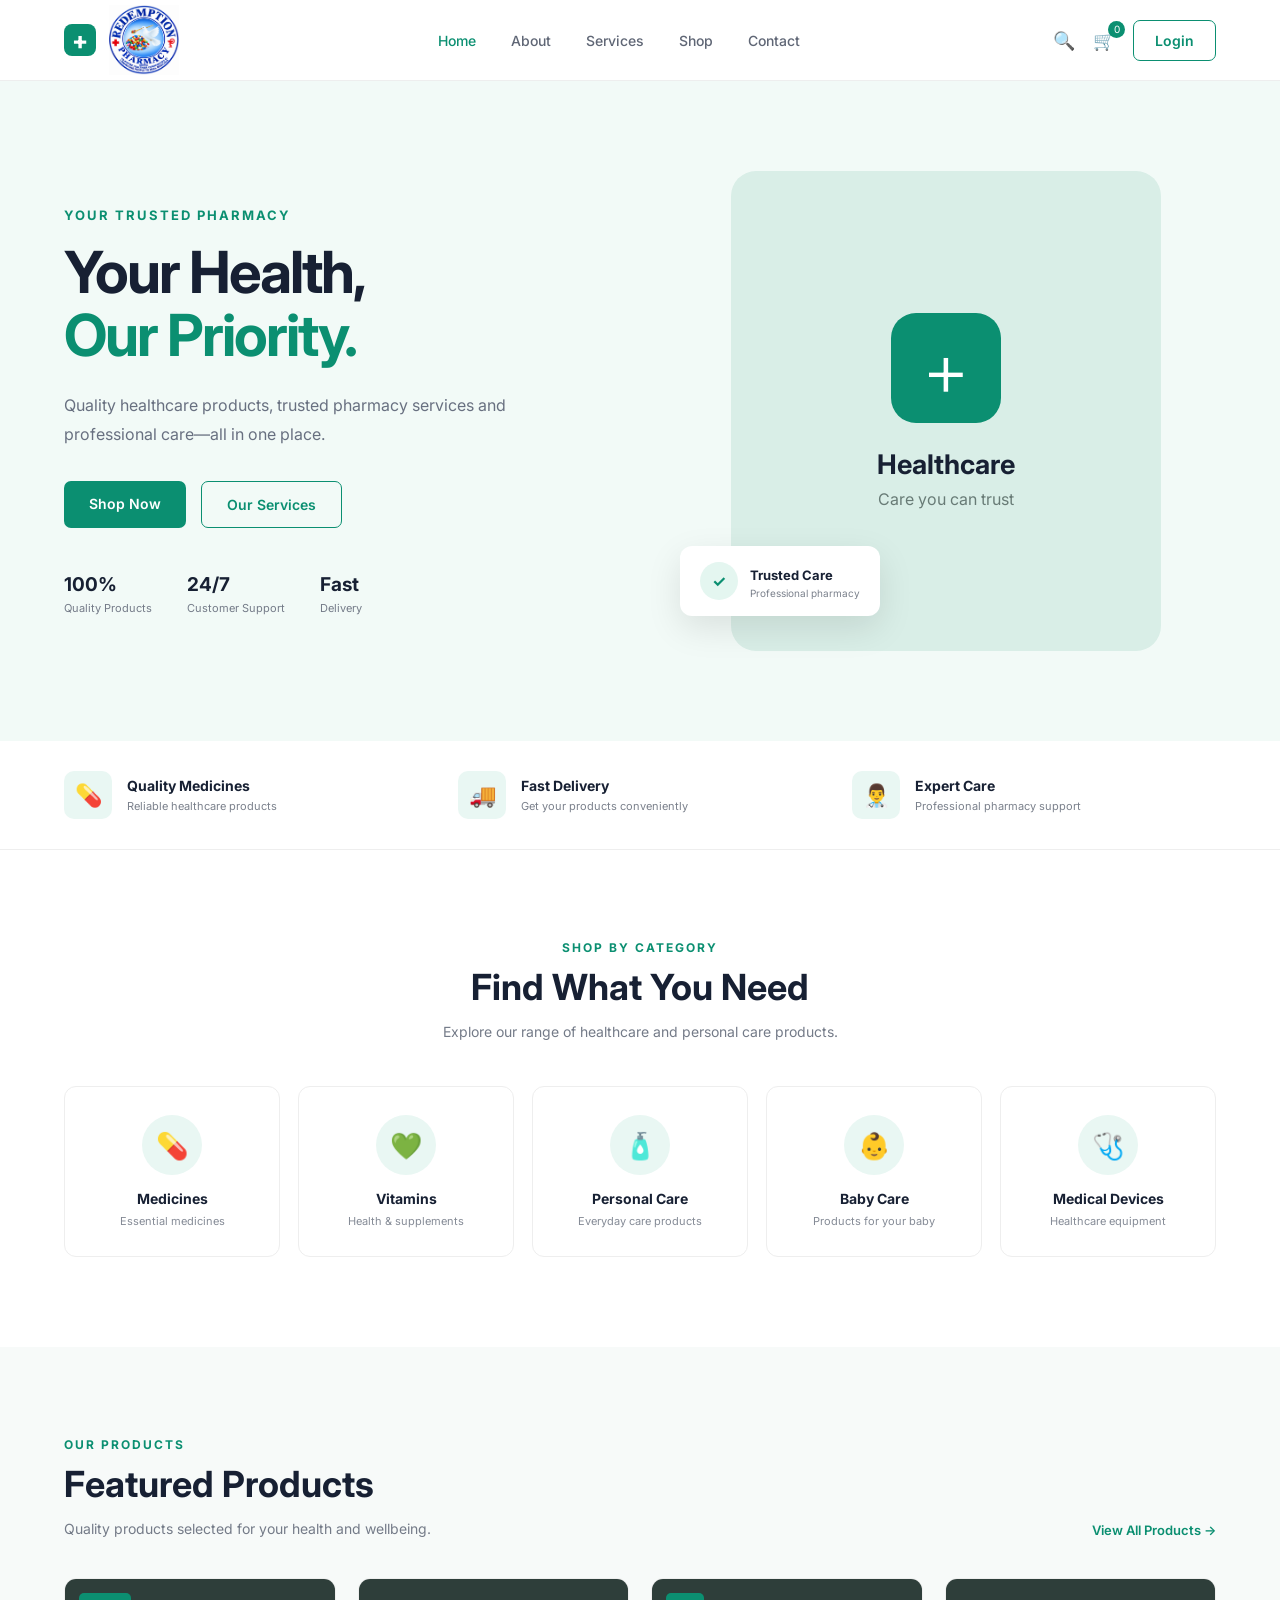
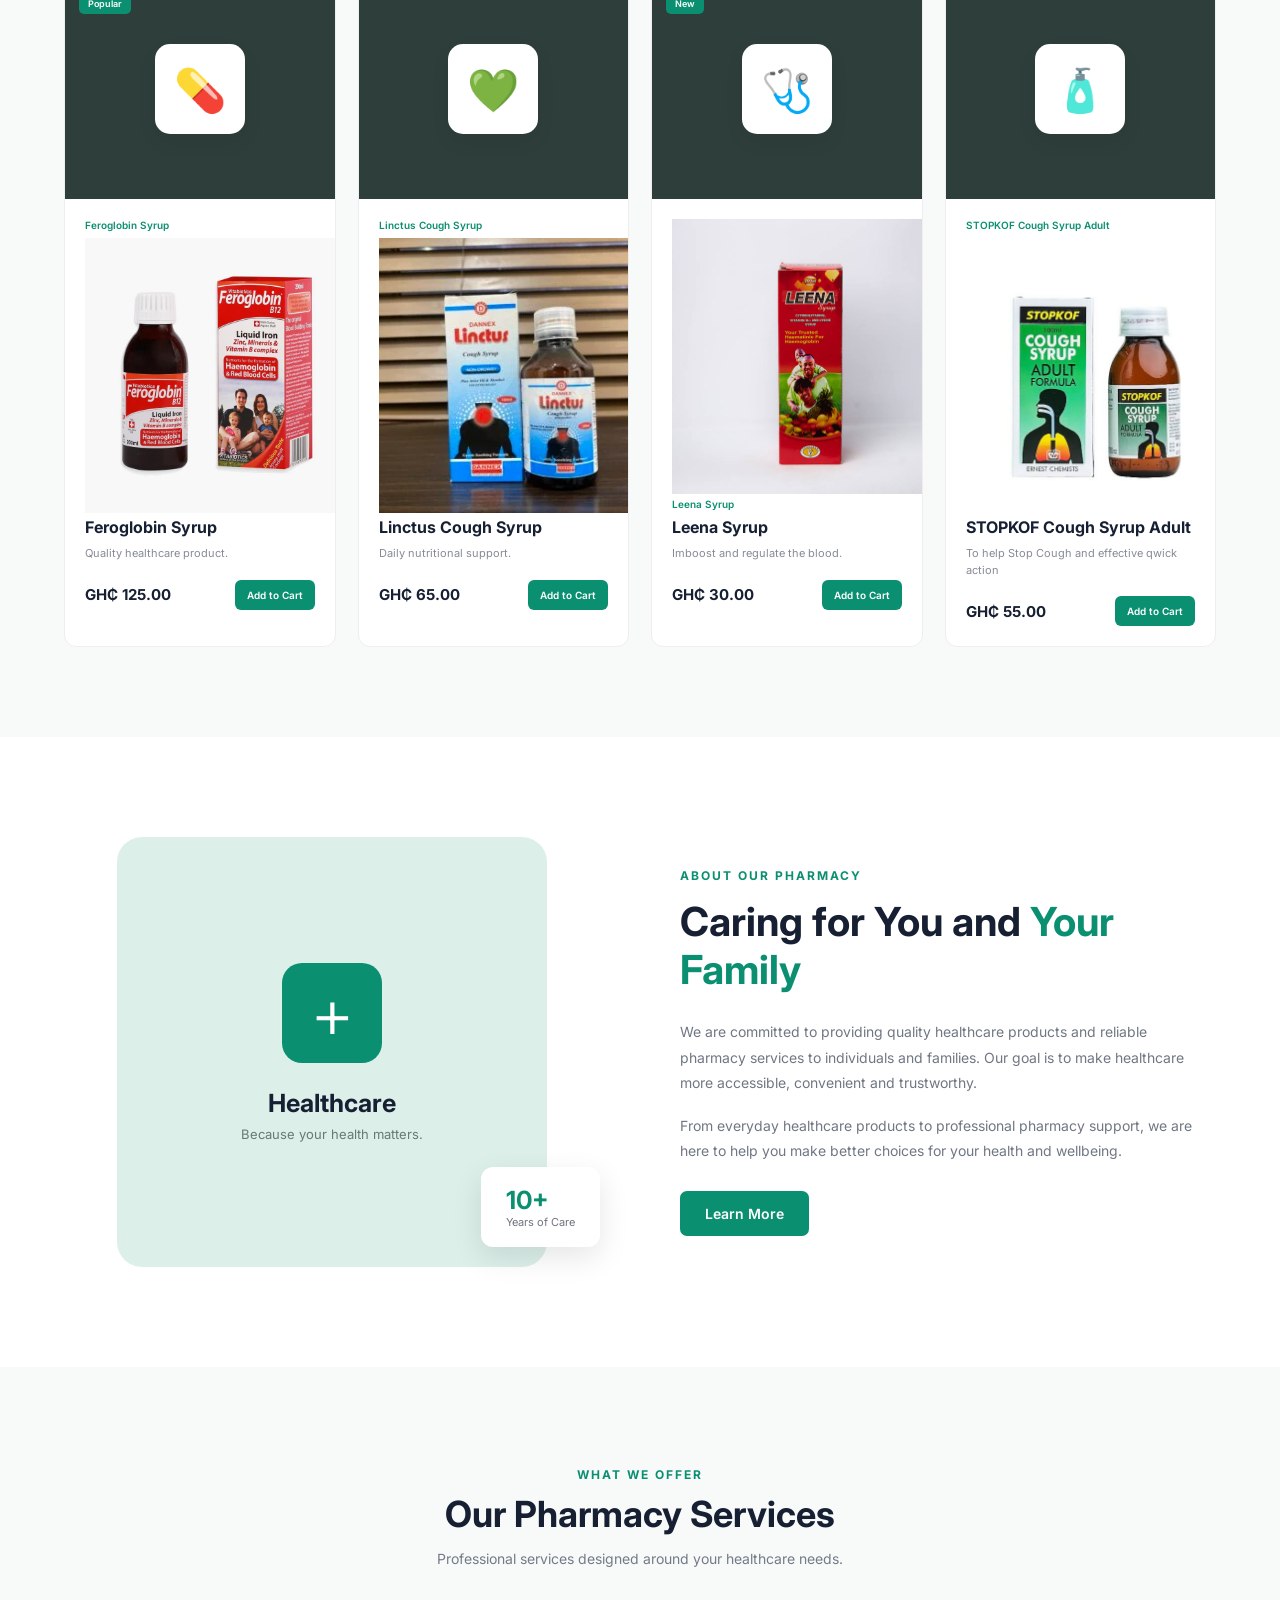
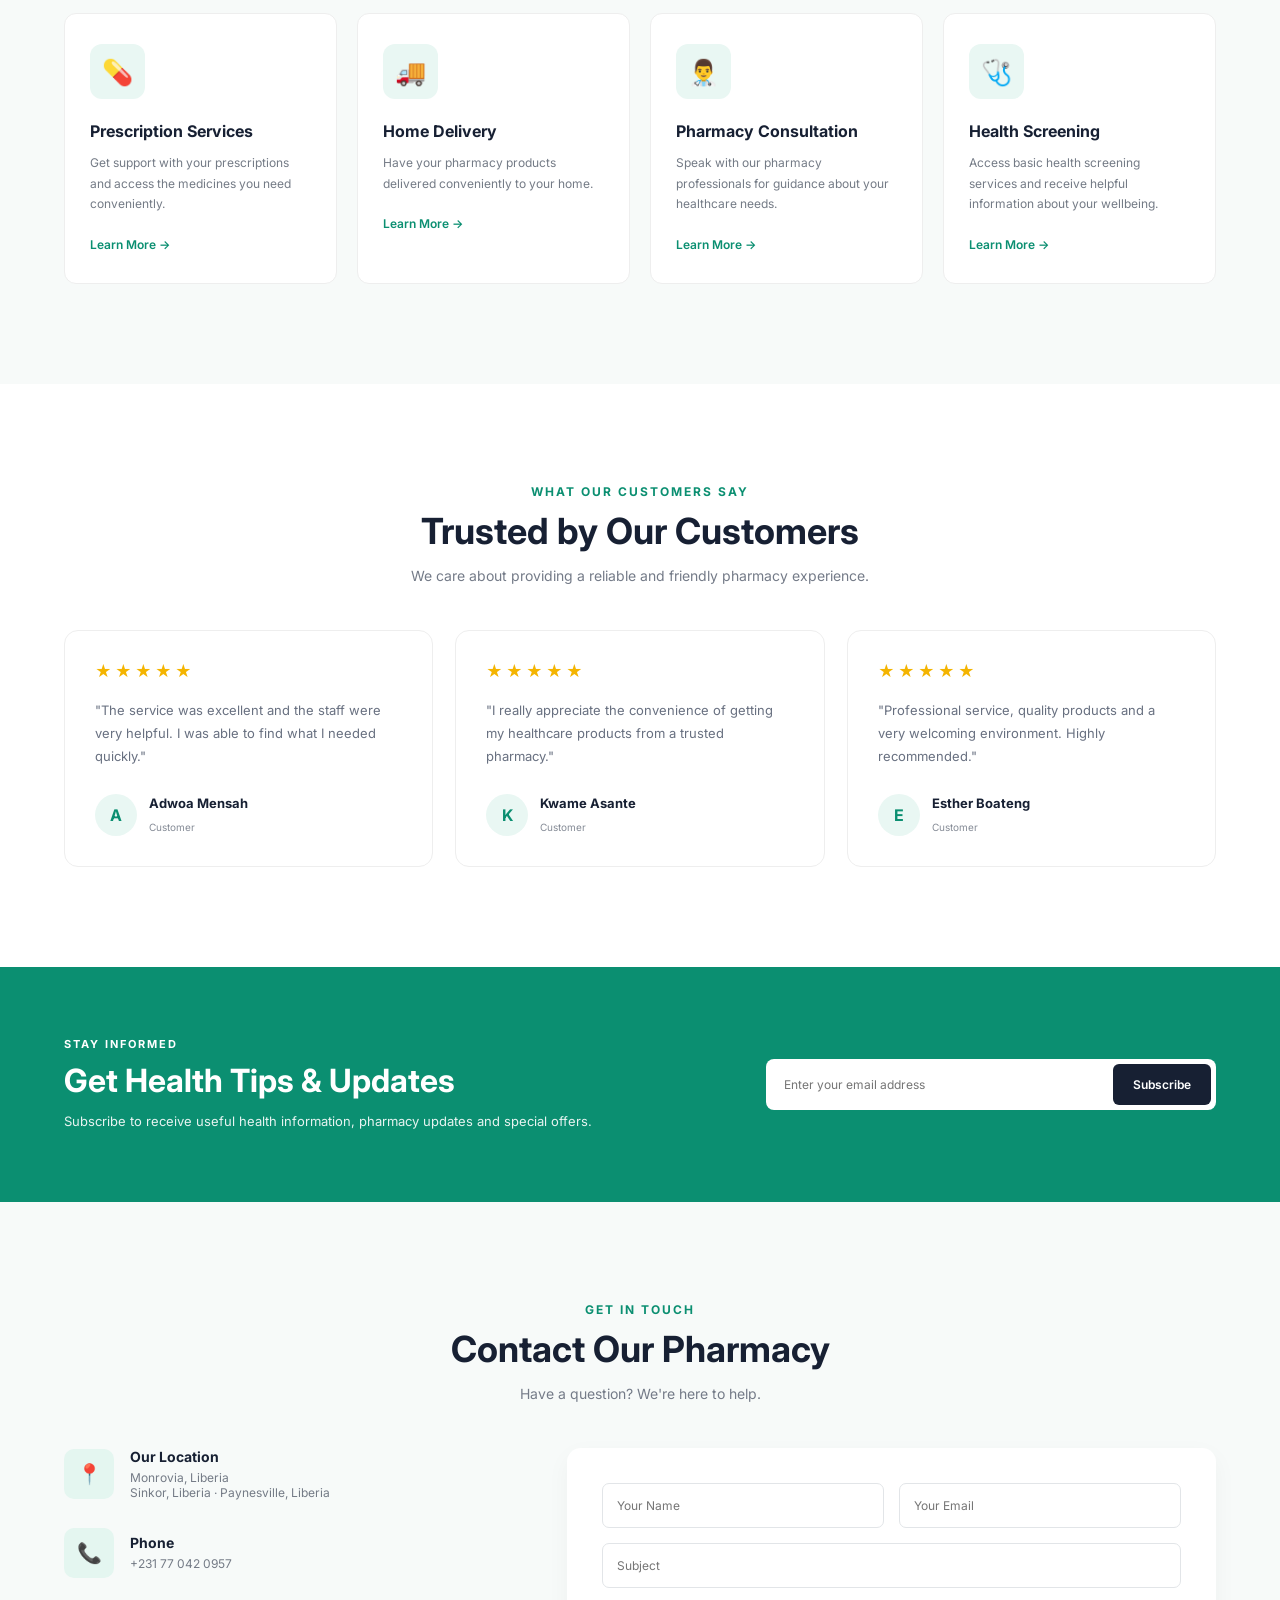
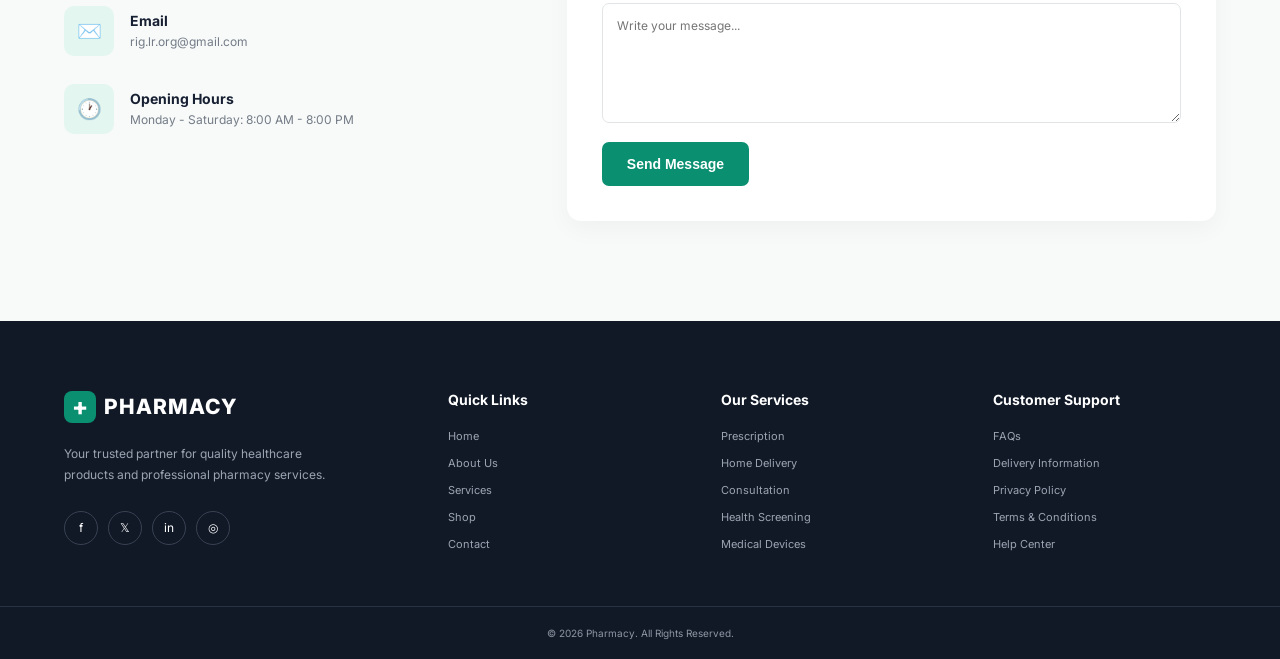
<file: index.html>
<!doctype html>
<html lang="en">
  <head>
    <meta charset="UTF-8" />
    <meta name="viewport" content="width=device-width, initial-scale=1.0" />

    <title>Pharmacy | Your Health, Our Priority</title>

    <!-- CSS -->
    <link rel="stylesheet" href="style.css" />

    <!-- Google Fonts -->
    <link rel="preconnect" href="https://fonts.googleapis.com" />
    <link rel="preconnect" href="https://fonts.gstatic.com" crossorigin />
    <link
      href="https://fonts.googleapis.com/css2?family=Inter:wght@400;500;600;700;800&display=swap"
      rel="stylesheet"
    />
  </head>

  <body>
    <!-- ================= HEADER ================= -->
    <header class="header">
      <div class="container nav-container">
        <a href="#" class="logo">
          <span>+</span>
          <img
            src="ChatGPT Image Sep 10, 2026, 01_22_27 AM.png"
            alt="LouiGo Logo"
            style="width: 80px; height: 70px; object-fit: contain"
          />
        </a>

        <!-- Navigation -->
        <nav class="navbar">
          <a href="#" class="active">Home</a>
          <a href="#about">About</a>
          <a href="#services">Services</a>
          <a href="#shop">Shop</a>
          <a href="#contact">Contact</a>
        </nav>

        <!-- Header Actions -->
        <div class="nav-actions">
          <a href="#" class="search-btn"> 🔍 </a>

          <a href="#" class="cart-btn">
            🛒
            <span class="cart-count">0</span>
          </a>

          <a href="#" class="login-btn"> Login </a>
        </div>
      </div>
    </header>

    <!-- ================= HERO SECTION ================= -->
    <section class="hero">
      <div class="container hero-container">
        <!-- Hero Text -->
        <div class="hero-content">
          <p class="hero-small-text">YOUR TRUSTED PHARMACY</p>

          <h1>
            Your Health,
            <span>Our Priority.</span>
          </h1>

          <p class="hero-description">
            Quality healthcare products, trusted pharmacy services and
            professional care—all in one place.
          </p>

          <div class="hero-buttons">
            <a href="#shop" class="btn btn-primary"> Shop Now </a>

            <a href="#services" class="btn btn-secondary"> Our Services </a>
          </div>

          <!-- Trust Information -->
          <div class="hero-trust">
            <div class="trust-item">
              <strong>100%</strong>
              <span>Quality Products</span>
            </div>

            <div class="trust-item">
              <strong>24/7</strong>
              <span>Customer Support</span>
            </div>

            <div class="trust-item">
              <strong>Fast</strong>
              <span>Delivery</span>
            </div>
          </div>
        </div>

        <!-- Hero Image Area -->
        <div class="hero-image">
          <div class="image-placeholder">
            <div class="medical-cross">+</div>

            <h3>Healthcare</h3>

            <p>Care you can trust</p>
          </div>

          <!-- Floating Card -->
          <div class="floating-card">
            <div class="floating-icon">✓</div>

            <div>
              <strong>Trusted Care</strong>
              <p>Professional pharmacy</p>
            </div>
          </div>
        </div>
      </div>
    </section>

    <!-- ================= QUICK SERVICES ================= -->
    <section class="quick-services">
      <div class="container quick-container">
        <div class="quick-item">
          <div class="quick-icon">💊</div>
          <div>
            <h3>Quality Medicines</h3>
            <p>Reliable healthcare products</p>
          </div>
        </div>

        <div class="quick-item">
          <div class="quick-icon">🚚</div>
          <div>
            <h3>Fast Delivery</h3>
            <p>Get your products conveniently</p>
          </div>
        </div>

        <div class="quick-item">
          <div class="quick-icon">👨‍⚕️</div>
          <div>
            <h3>Expert Care</h3>
            <p>Professional pharmacy support</p>
          </div>
        </div>
      </div>
    </section>
    <!-- ================= CATEGORIES ================= -->
    <section class="categories" id="shop">
      <div class="container">
        <div class="section-heading">
          <p>SHOP BY CATEGORY</p>
          <h2>Find What You Need</h2>
          <span>
            Explore our range of healthcare and personal care products.
          </span>
        </div>

        <div class="category-grid">
          <a href="#" class="category-card">
            <div class="category-icon">💊</div>
            <h3>Medicines</h3>
            <p>Essential medicines</p>
          </a>

          <a href="#" class="category-card">
            <div class="category-icon">💚</div>
            <h3>Vitamins</h3>
            <p>Health & supplements</p>
          </a>

          <a href="#" class="category-card">
            <div class="category-icon">🧴</div>
            <h3>Personal Care</h3>
            <p>Everyday care products</p>
          </a>

          <a href="#" class="category-card">
            <div class="category-icon">👶</div>
            <h3>Baby Care</h3>
            <p>Products for your baby</p>
          </a>

          <a href="#" class="category-card">
            <div class="category-icon">🩺</div>
            <h3>Medical Devices</h3>
            <p>Healthcare equipment</p>
          </a>
        </div>
      </div>
    </section>

    <!-- ================= FEATURED PRODUCTS ================= -->
    <section class="products" id="products">
      <div class="container">
        <div class="section-top">
          <div class="section-heading left">
            <p>OUR PRODUCTS</p>
            <h2>Featured Products</h2>
            <span>
              Quality products selected for your health and wellbeing.
            </span>
          </div>

          <a href="shop.html" class="view-all"> View All Products → </a>
        </div>

        <div class="product-grid">
          <!-- Product 1 -->
          <div class="product-card">
            <div class="product-image">
              <span class="product-tag">Popular</span>
              <div class="product-placeholder">💊</div>
            </div>

            <div class="product-info">
              <p class="product-category">Feroglobin Syrup</p>
              <img
                src="Feroglobin-Syrup.jpg"
                width="120%"
                height="70%"
                alt="Feroglobin Syrup"
              />
              <h3>Feroglobin Syrup</h3>

              <p class="product-description">Quality healthcare product.</p>

              <div class="product-bottom">
                <strong>GH₵ 125.00</strong>

                <button class="add-cart">Add to Cart</button>
              </div>
            </div>
          </div>

          <!-- Product 2 -->
          <div class="product-card">
            <div class="product-image">
              <div class="product-placeholder">💚</div>
            </div>

            <div class="product-info">
              <p class="product-category">Linctus Cough Syrup</p>
              <img
                src="Dannex-Linctus-Cough-Syrup-3-300x300.webp"
                width="120%"
                height="70%"
                alt="Linctus Cough Syrup"
              />
              <h3>Linctus Cough Syrup</h3>

              <p class="product-description">Daily nutritional support.</p>

              <div class="product-bottom">
                <strong>GH₵ 65.00</strong>

                <button class="add-cart">Add to Cart</button>
              </div>
            </div>
          </div>

          <!-- Product 3 -->
          <div class="product-card">
            <div class="product-image">
              <span class="product-tag">New</span>
              <div class="product-placeholder">🩺</div>
            </div>

            <div class="product-info">
              <img
                src="images (2).jfif"
                width="120%"
                height="70%"
                alt="Leena Syrup"
              />
              <p class="product-category">Leena Syrup</p>

              <h3>Leena Syrup</h3>

              <p class="product-description">Imboost and regulate the blood.</p>

              <div class="product-bottom">
                <strong>GH₵ 30.00</strong>

                <button class="add-cart">Add to Cart</button>
              </div>
            </div>
          </div>

          <!-- Product 4 -->
          <div class="product-card">
            <div class="product-image">
              <div class="product-placeholder">🧴</div>
            </div>

            <div class="product-info">
              <p class="product-category">STOPKOF Cough Syrup Adult</p>
              <img
                src="images (3).jfif"
                width="120%"
                height="70%"
                alt="STOPKOF Cough Syrup Adult"
              />

              <h3>STOPKOF Cough Syrup Adult</h3>

              <p class="product-description">
                To help Stop Cough and effective qwick action
              </p>

              <div class="product-bottom">
                <strong>GH₵ 55.00</strong>

                <button class="add-cart">Add to Cart</button>
              </div>
            </div>
          </div>
        </div>
      </div>
    </section>
    <!-- ================= ABOUT US ================= -->
    <section class="about" id="about">
      <div class="container about-container">
        <!-- About Image -->
        <div class="about-image">
          <div class="about-image-box">
            <span>+</span>
            <h3>Healthcare</h3>
            <p>Because your health matters.</p>
          </div>

          <div class="about-experience">
            <strong>10+</strong>
            <span>Years of Care</span>
          </div>
        </div>

        <!-- About Content -->
        <div class="about-content">
          <p class="section-label">ABOUT OUR PHARMACY</p>

          <h2>
            Caring for You and
            <span>Your Family</span>
          </h2>

          <p>
            We are committed to providing quality healthcare products and
            reliable pharmacy services to individuals and families. Our goal is
            to make healthcare more accessible, convenient and trustworthy.
          </p>

          <p>
            From everyday healthcare products to professional pharmacy support,
            we are here to help you make better choices for your health and
            wellbeing.
          </p>

          <a href="#" class="btn btn-primary"> Learn More </a>
        </div>
      </div>
    </section>

    <!-- ================= SERVICES ================= -->
    <section class="services" id="services">
      <div class="container">
        <div class="section-heading">
          <p>WHAT WE OFFER</p>

          <h2>Our Pharmacy Services</h2>

          <span>
            Professional services designed around your healthcare needs.
          </span>
        </div>

        <div class="services-grid">
          <!-- Service 1 -->
          <div class="service-card">
            <div class="service-icon">💊</div>

            <h3>Prescription Services</h3>

            <p>
              Get support with your prescriptions and access the medicines you
              need conveniently.
            </p>

            <a href="#"> Learn More → </a>
          </div>

          <!-- Service 2 -->
          <div class="service-card">
            <div class="service-icon">🚚</div>

            <h3>Home Delivery</h3>

            <p>
              Have your pharmacy products delivered conveniently to your home.
            </p>

            <a href="#"> Learn More → </a>
          </div>

          <!-- Service 3 -->
          <div class="service-card">
            <div class="service-icon">👨‍⚕️</div>

            <h3>Pharmacy Consultation</h3>

            <p>
              Speak with our pharmacy professionals for guidance about your
              healthcare needs.
            </p>

            <a href="#"> Learn More → </a>
          </div>

          <!-- Service 4 -->
          <div class="service-card">
            <div class="service-icon">🩺</div>

            <h3>Health Screening</h3>

            <p>
              Access basic health screening services and receive helpful
              information about your wellbeing.
            </p>

            <a href="#"> Learn More → </a>
          </div>
        </div>
      </div>
    </section>
    <!-- ================= TESTIMONIALS ================= -->
    <section class="testimonials">
      <div class="container">
        <div class="section-heading">
          <p>WHAT OUR CUSTOMERS SAY</p>
          <h2>Trusted by Our Customers</h2>
          <span
            >We care about providing a reliable and friendly pharmacy
            experience.</span
          >
        </div>

        <div class="testimonial-grid">
          <div class="testimonial-card">
            <div class="stars">★★★★★</div>

            <p>
              "The service was excellent and the staff were very helpful. I was
              able to find what I needed quickly."
            </p>

            <div class="customer">
              <div class="customer-avatar">A</div>
              <div>
                <h4>Adwoa Mensah</h4>
                <span>Customer</span>
              </div>
            </div>
          </div>

          <div class="testimonial-card">
            <div class="stars">★★★★★</div>

            <p>
              "I really appreciate the convenience of getting my healthcare
              products from a trusted pharmacy."
            </p>

            <div class="customer">
              <div class="customer-avatar">K</div>
              <div>
                <h4>Kwame Asante</h4>
                <span>Customer</span>
              </div>
            </div>
          </div>

          <div class="testimonial-card">
            <div class="stars">★★★★★</div>

            <p>
              "Professional service, quality products and a very welcoming
              environment. Highly recommended."
            </p>

            <div class="customer">
              <div class="customer-avatar">E</div>
              <div>
                <h4>Esther Boateng</h4>
                <span>Customer</span>
              </div>
            </div>
          </div>
        </div>
      </div>
    </section>

    <!-- ================= NEWSLETTER ================= -->
    <section class="newsletter">
      <div class="container newsletter-container">
        <div class="newsletter-content">
          <p>STAY INFORMED</p>

          <h2>Get Health Tips & Updates</h2>

          <span>
            Subscribe to receive useful health information, pharmacy updates and
            special offers.
          </span>
        </div>

        <form class="newsletter-form">
          <input type="email" placeholder="Enter your email address" required />

          <button type="submit">Subscribe</button>
        </form>
      </div>
    </section>

    <!-- ================= CONTACT ================= -->
    <section class="contact" id="contact">
      <div class="container">
        <div class="section-heading">
          <p>GET IN TOUCH</p>

          <h2>Contact Our Pharmacy</h2>

          <span> Have a question? We're here to help. </span>
        </div>

        <div class="contact-grid">
          <div class="contact-info">
            <div class="contact-item">
              <div class="contact-icon">📍</div>

              <div>
                <h3>Our Location</h3>
                <p>Monrovia, Liberia</p>
                <p>Sinkor, Liberia · Paynesville, Liberia</p>
              </div>
            </div>

            <div class="contact-item">
              <div class="contact-icon">📞</div>

              <div>
                <h3>Phone</h3>
                <p>+231 77 042 0957</p>
              </div>
            </div>

            <div class="contact-item">
              <div class="contact-icon">✉️</div>

              <div>
                <h3>Email</h3>
                <p>rig.lr.org@gmail.com</p>
              </div>
            </div>

            <div class="contact-item">
              <div class="contact-icon">🕐</div>

              <div>
                <h3>Opening Hours</h3>
                <p>Monday - Saturday: 8:00 AM - 8:00 PM</p>
              </div>
            </div>
          </div>

          <form class="contact-form">
            <div class="form-row">
              <input type="text" placeholder="Your Name" required />

              <input type="email" placeholder="Your Email" required />
            </div>

            <input type="text" placeholder="Subject" required />

            <textarea
              rows="6"
              placeholder="Write your message..."
              required
            ></textarea>

            <button type="submit" class="btn btn-primary">Send Message</button>
          </form>
        </div>
      </div>
    </section>

    <!-- ================= FOOTER ================= -->
    <footer class="footer">
      <div class="container footer-container">
        <!-- Footer Brand -->
        <div class="footer-brand">
          <a href="#" class="logo footer-logo">
            <span>+</span>
            PHARMACY
          </a>

          <p>
            Your trusted partner for quality healthcare products and
            professional pharmacy services.
          </p>

          <div class="social-links">
            <a href="#">f</a>
            <a href="#">𝕏</a>
            <a href="#">in</a>
            <a href="#">◎</a>
          </div>
        </div>

        <!-- Quick Links -->
        <div class="footer-column">
          <h3>Quick Links</h3>

          <a href="#">Home</a>
          <a href="#about">About Us</a>
          <a href="#services">Services</a>
          <a href="#shop">Shop</a>
          <a href="#contact">Contact</a>
        </div>

        <!-- Services -->
        <div class="footer-column">
          <h3>Our Services</h3>

          <a href="#">Prescription</a>
          <a href="#">Home Delivery</a>
          <a href="#">Consultation</a>
          <a href="#">Health Screening</a>
          <a href="#">Medical Devices</a>
        </div>

        <!-- Support -->
        <div class="footer-column">
          <h3>Customer Support</h3>

          <a href="#">FAQs</a>
          <a href="#">Delivery Information</a>
          <a href="#">Privacy Policy</a>
          <a href="#">Terms & Conditions</a>
          <a href="#">Help Center</a>
        </div>
      </div>

      <div class="footer-bottom">
        <div class="container">
          <p>© 2026 Pharmacy. All Rights Reserved.</p>
        </div>
      </div>
    </footer>
  </body>
</html>
</file>
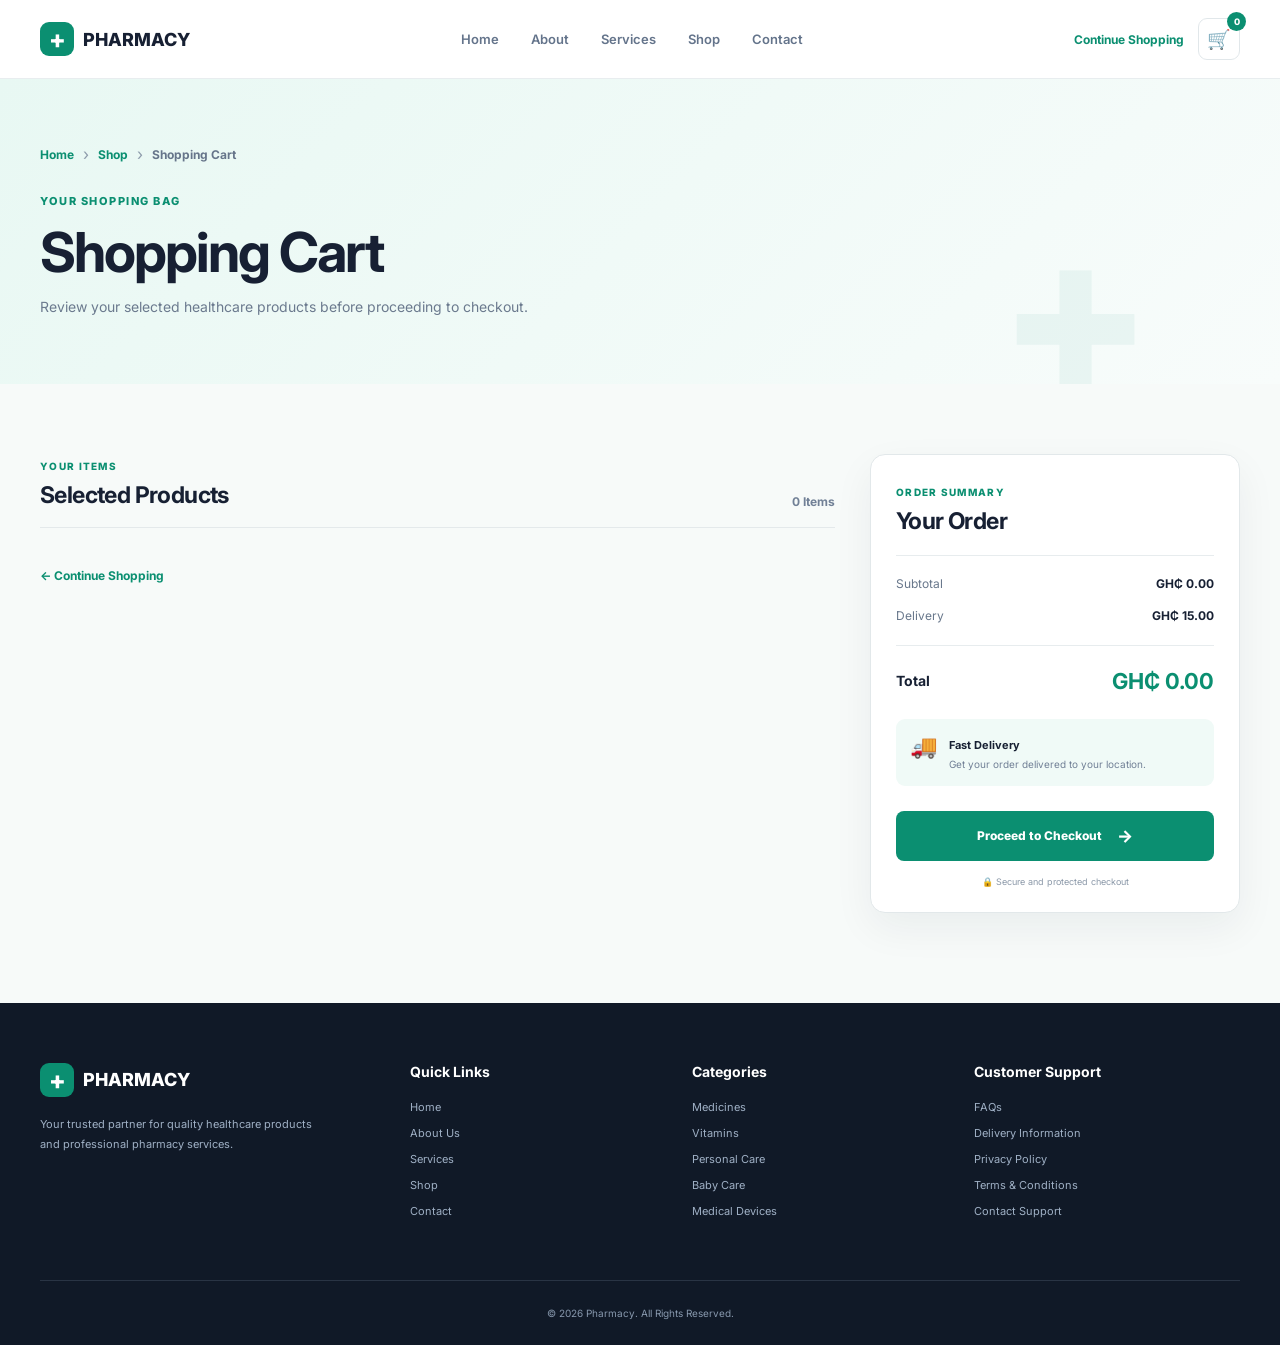
<file: cart.html>
<!doctype html>
<html lang="en">
  <head>
    <meta charset="UTF-8" />

    <meta name="viewport" content="width=device-width, initial-scale=1.0" />

    <title>Shopping Cart | Pharmacy</title>

    <!-- Google Font -->
    <link rel="preconnect" href="https://fonts.googleapis.com" />

    <link rel="preconnect" href="https://fonts.gstatic.com" crossorigin />

    <link
      href="https://fonts.googleapis.com/css2?family=Inter:wght@400;500;600;700;800&display=swap"
      rel="stylesheet"
    />

    <!-- Main CSS -->
    <link rel="stylesheet" href="style.css" />

    <!-- Cart CSS -->
    <link rel="stylesheet" href="cart.css" />
  </head>

  <body>
    <!-- =====================================================
     HEADER
===================================================== -->

    <header class="cart-header">
      <div class="cart-header-inner">
        <!-- LOGO -->

        <a href="index.html" class="cart-logo">
          <span class="cart-logo-icon">+</span>

          <span>PHARMACY</span>
        </a>

        <!-- NAVIGATION -->

        <nav class="cart-navigation">
          <a href="index.html"> Home </a>

          <a href="index.html#about"> About </a>

          <a href="index.html#services"> Services </a>

          <a href="shop.html"> Shop </a>

          <a href="index.html#contact"> Contact </a>
        </nav>

        <!-- HEADER ACTIONS -->

        <div class="cart-header-actions">
          <a href="shop.html" class="continue-shopping"> Continue Shopping </a>

          <div class="cart-header-icon">
            🛒

            <span id="headerCartCount"> 0 </span>
          </div>
        </div>
      </div>
    </header>

    <!-- =====================================================
     CART HERO
===================================================== -->

    <section class="cart-hero">
      <div class="cart-container">
        <div class="cart-breadcrumb">
          <a href="index.html"> Home </a>

          <span>›</span>

          <a href="shop.html"> Shop </a>

          <span>›</span>

          <strong> Shopping Cart </strong>
        </div>

        <span class="cart-hero-tag"> YOUR SHOPPING BAG </span>

        <h1>Shopping Cart</h1>

        <p>
          Review your selected healthcare products before proceeding to
          checkout.
        </p>
      </div>
    </section>

    <!-- =====================================================
     CART SECTION
===================================================== -->

    <main class="cart-section">
      <div class="cart-container">
        <!-- =================================================
             EMPTY CART
        ================================================== -->

        <div class="empty-cart" id="emptyCart">
          <div class="empty-cart-icon">🛒</div>

          <h2>Your cart is empty</h2>

          <p>You haven't added any products to your shopping cart yet.</p>

          <a href="shop.html" class="shop-now-button"> Browse Products </a>
        </div>

        <!-- =================================================
             CART CONTENT
        ================================================== -->

        <div class="cart-layout" id="cartContent">
          <!-- =================================================
                 CART ITEMS
            ================================================== -->

          <section class="cart-items-section">
            <div class="cart-section-heading">
              <div>
                <span> YOUR ITEMS </span>

                <h2>Selected Products</h2>
              </div>

              <strong id="itemCount"> 0 Items </strong>
            </div>

            <!-- PRODUCTS WILL BE INSERTED HERE -->

            <div class="cart-items" id="cartItems"></div>

            <!-- CONTINUE SHOPPING -->

            <a href="shop.html" class="back-to-shop"> ← Continue Shopping </a>
          </section>

          <!-- =================================================
                 ORDER SUMMARY
            ================================================== -->

          <aside class="order-summary">
            <div class="summary-header">
              <span> ORDER SUMMARY </span>

              <h2>Your Order</h2>
            </div>

            <div class="summary-row">
              <span> Subtotal </span>

              <strong id="subtotal"> GH₵ 0.00 </strong>
            </div>

            <div class="summary-row">
              <span> Delivery </span>

              <strong id="delivery"> GH₵ 15.00 </strong>
            </div>

            <div class="summary-divider"></div>

            <div class="summary-total">
              <span> Total </span>

              <strong id="total"> GH₵ 0.00 </strong>
            </div>

            <!-- DELIVERY NOTE -->

            <div class="delivery-note">
              <span> 🚚 </span>

              <div>
                <strong> Fast Delivery </strong>

                <p>Get your order delivered to your location.</p>
              </div>
            </div>

            <!-- CHECKOUT -->

            <button class="checkout-button" id="checkoutButton">
              Proceed to Checkout

              <span> → </span>
            </button>

            <p class="secure-checkout">🔒 Secure and protected checkout</p>
          </aside>
        </div>
      </div>
    </main>

    <!-- =====================================================
     FOOTER
===================================================== -->

    <footer class="cart-footer">
      <div class="cart-container">
        <div class="cart-footer-grid">
          <!-- BRAND -->

          <div class="cart-footer-brand">
            <a href="index.html" class="cart-logo">
              <span class="cart-logo-icon"> + </span>

              <span> PHARMACY </span>
            </a>

            <p>
              Your trusted partner for quality healthcare products and
              professional pharmacy services.
            </p>
          </div>

          <!-- QUICK LINKS -->

          <div class="cart-footer-column">
            <h3>Quick Links</h3>

            <a href="index.html"> Home </a>

            <a href="index.html#about"> About Us </a>

            <a href="index.html#services"> Services </a>

            <a href="shop.html"> Shop </a>

            <a href="index.html#contact"> Contact </a>
          </div>

          <!-- CATEGORIES -->

          <div class="cart-footer-column">
            <h3>Categories</h3>

            <a href="shop.html"> Medicines </a>

            <a href="shop.html"> Vitamins </a>

            <a href="shop.html"> Personal Care </a>

            <a href="shop.html"> Baby Care </a>

            <a href="shop.html"> Medical Devices </a>
          </div>

          <!-- CUSTOMER SUPPORT -->

          <div class="cart-footer-column">
            <h3>Customer Support</h3>

            <a href="#"> FAQs </a>

            <a href="#"> Delivery Information </a>

            <a href="#"> Privacy Policy </a>

            <a href="#"> Terms & Conditions </a>

            <a href="index.html#contact"> Contact Support </a>
          </div>
        </div>

        <div class="cart-footer-bottom">
          <p>© 2026 Pharmacy. All Rights Reserved.</p>
        </div>
      </div>
    </footer>

    <!-- =====================================================
     JAVASCRIPT
===================================================== -->

    <script src="cart.js"></script>
  </body>
</html>
</file>
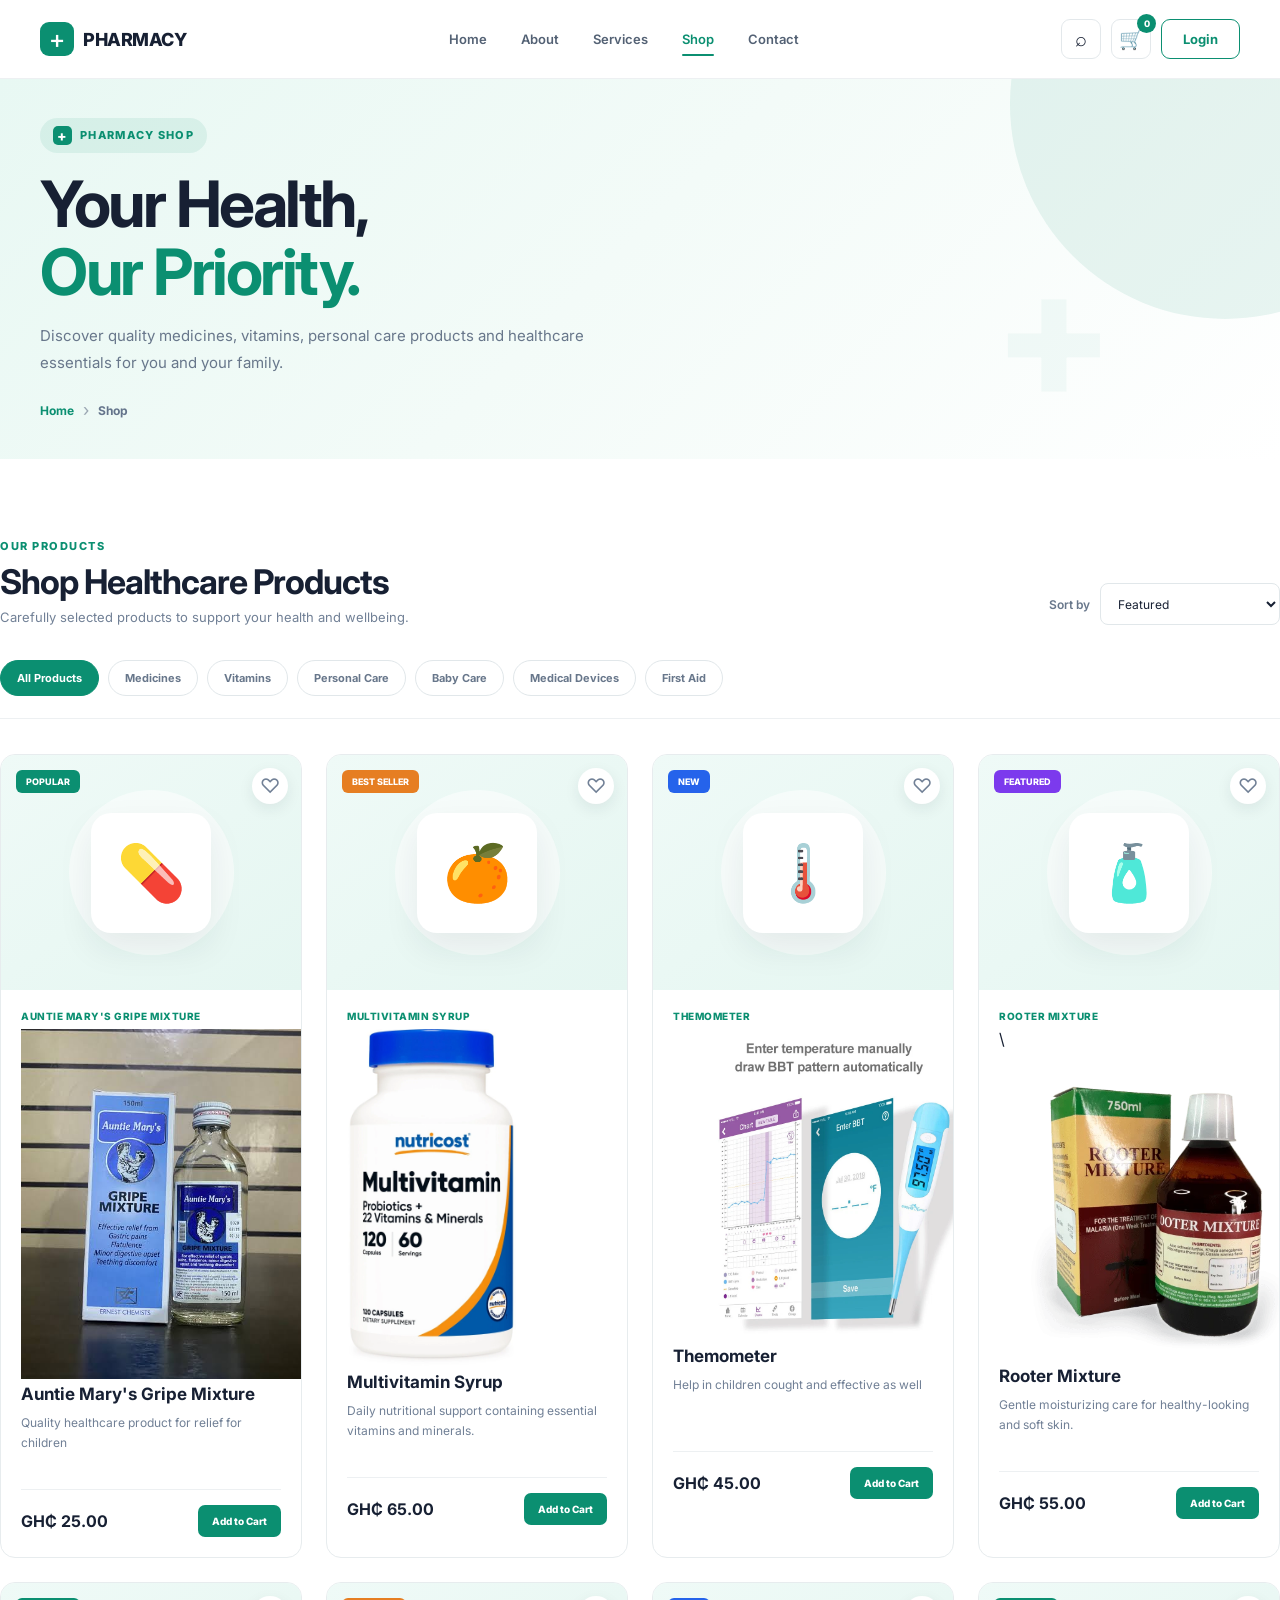
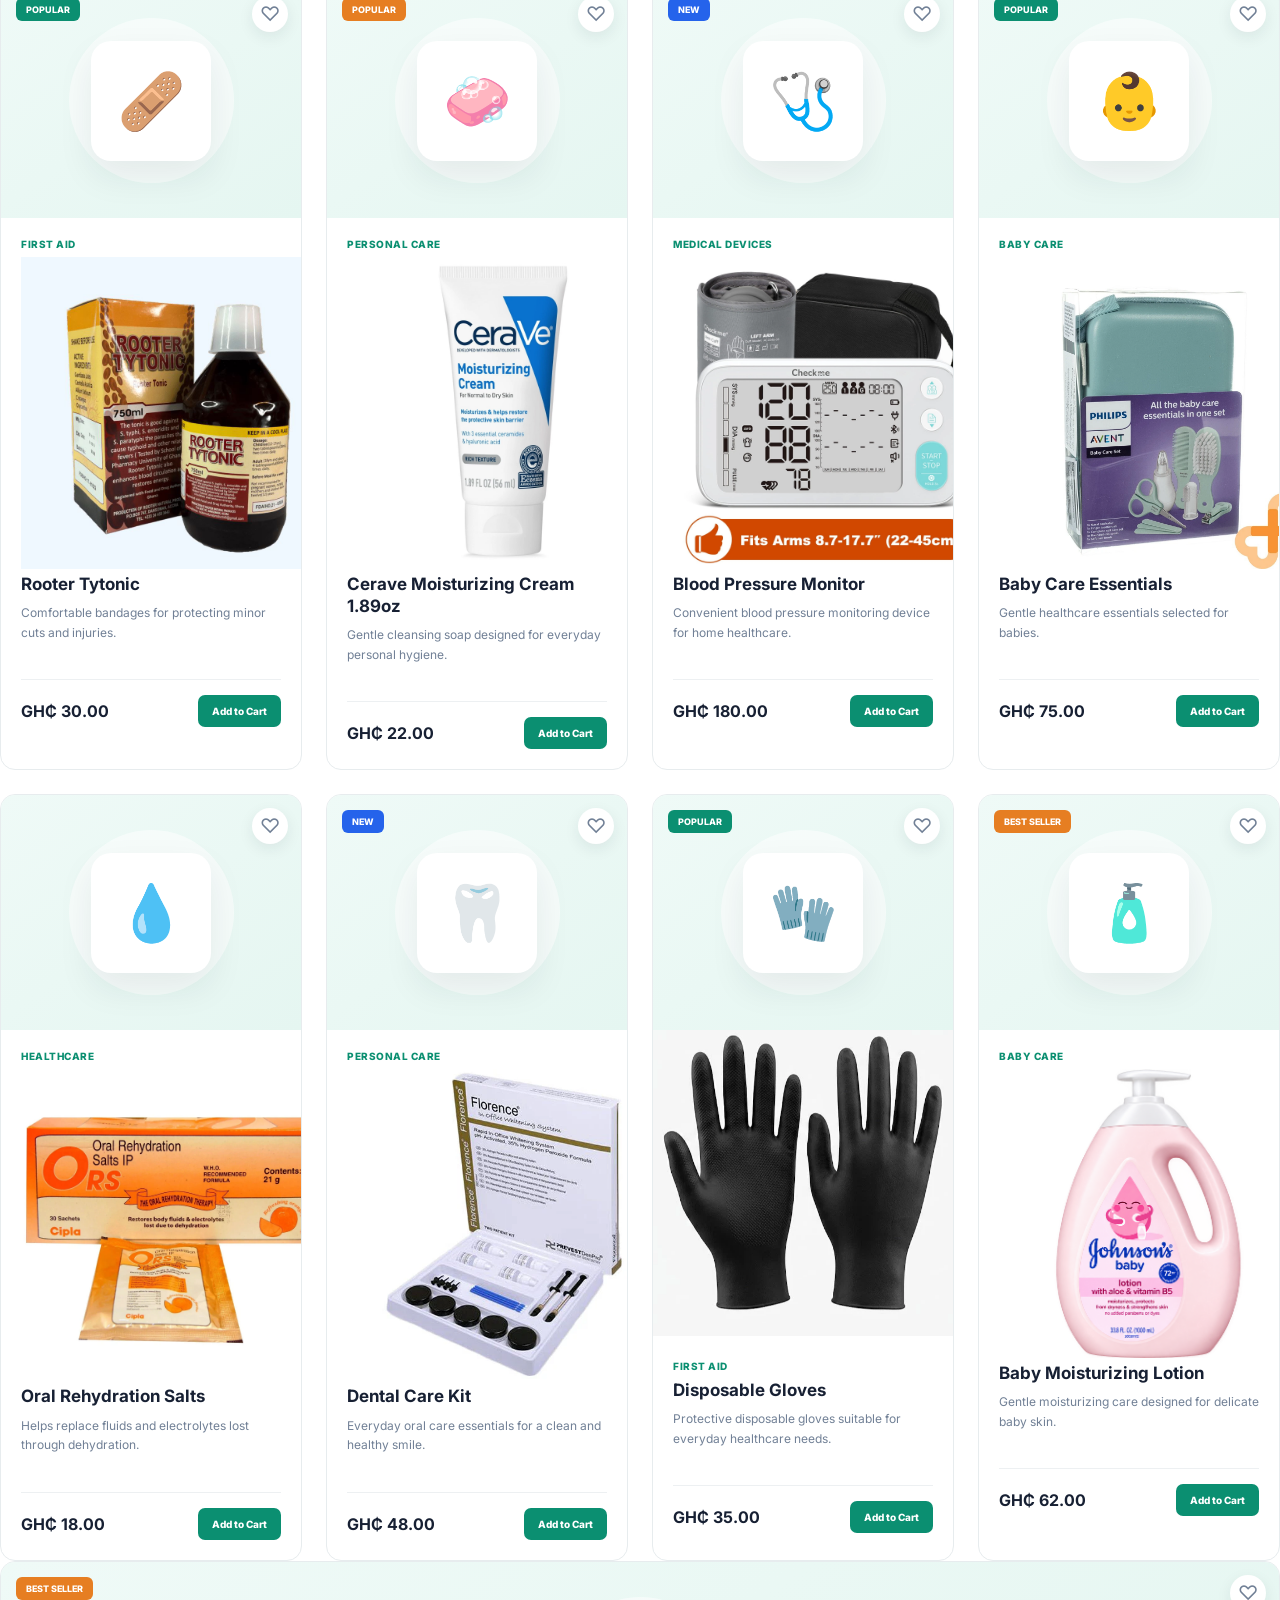
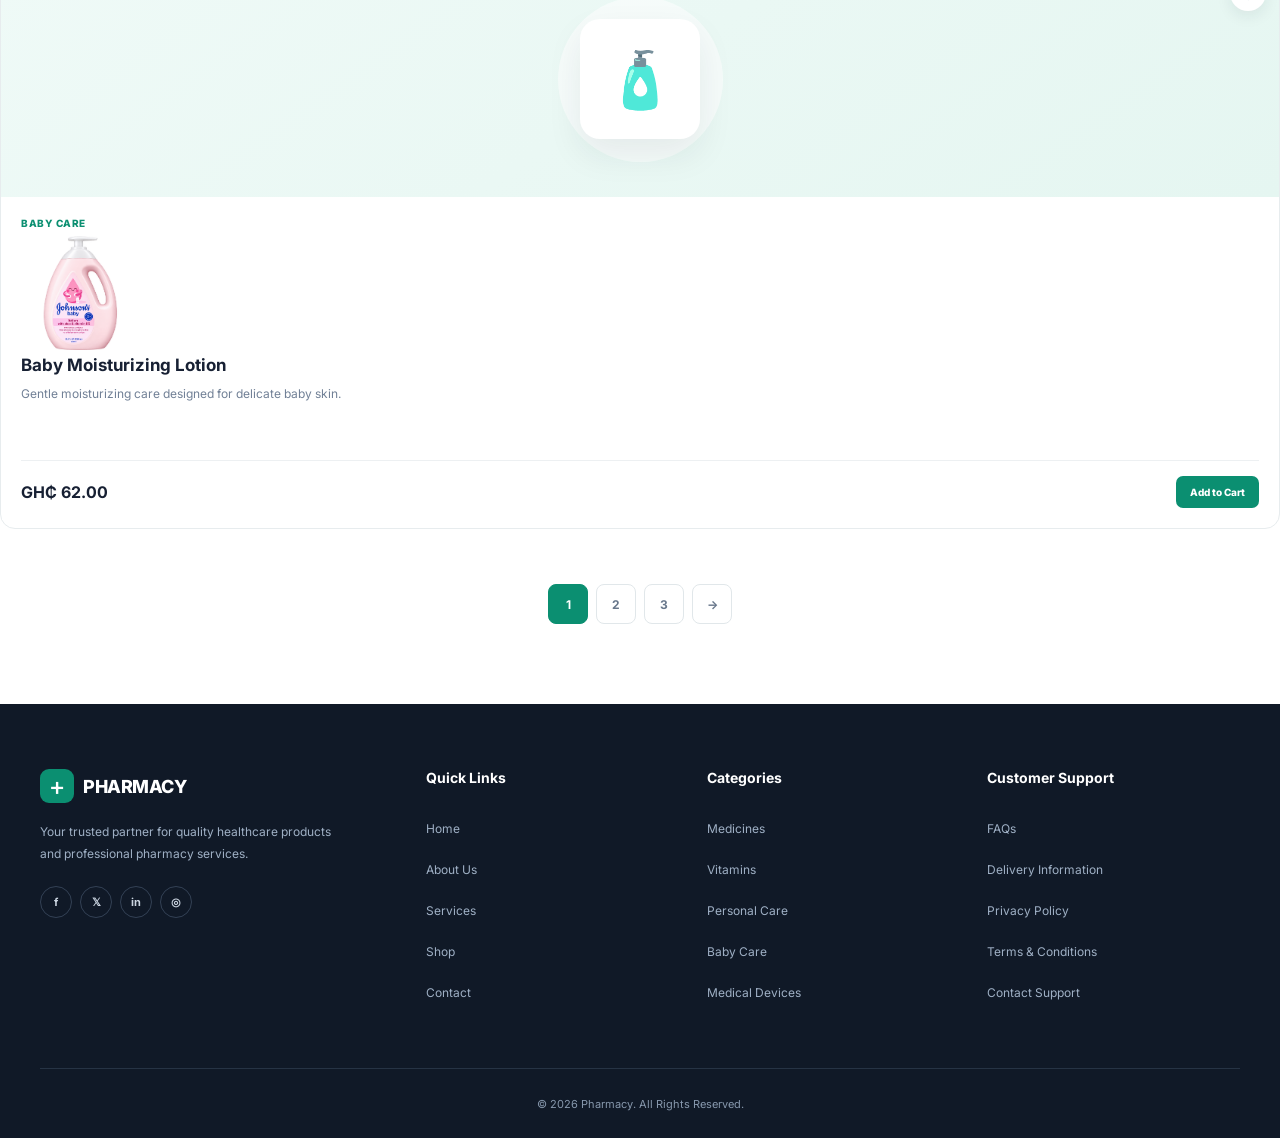
<file: shop.html>
<!doctype html>
<html lang="en">
  <head>
    <meta charset="UTF-8" />

    <meta name="viewport" content="width=device-width, initial-scale=1.0" />

    <title>Shop | Pharmacy</title>

    <!-- Google Font -->
    <link rel="preconnect" href="https://fonts.googleapis.com" />
    <link rel="preconnect" href="https://fonts.gstatic.com" crossorigin />

    <link
      href="https://fonts.googleapis.com/css2?family=Inter:wght@400;500;600;700;800&display=swap"
      rel="stylesheet"
    />

    <!-- Main CSS -->
    <link rel="stylesheet" href="style.css" />

    <!-- Shop CSS -->
    <link rel="stylesheet" href="shop.css" />
  </head>

  <body>
    <!-- =====================================================
     HEADER
===================================================== -->

    <header class="shop-header">
      <div class="shop-header-inner">
        <!-- LOGO -->

        <a href="index.html" class="shop-logo">
          <span class="shop-logo-icon">+</span>

          <span>PHARMACY</span>
        </a>

        <!-- MOBILE MENU BUTTON -->

        <input type="checkbox" id="shop-menu-toggle" />

        <label for="shop-menu-toggle" class="shop-menu-button">
          <span></span>
          <span></span>
          <span></span>
        </label>

        <!-- NAVIGATION -->

        <nav class="shop-navigation">
          <a href="index.html"> Home </a>

          <a href="index.html#about"> About </a>

          <a href="index.html#services"> Services </a>

          <a href="shop.html" class="active"> Shop </a>

          <a href="index.html#contact"> Contact </a>
        </nav>

        <!-- HEADER ACTIONS -->

        <div class="shop-header-actions">
          <!-- Search -->

          <button class="header-icon" aria-label="Search">
            <span>⌕</span>
          </button>

          <!-- Cart -->

          <button class="header-icon cart-icon" aria-label="Shopping cart">
            <span>🛒</span>

            <small>0</small>
          </button>

          <!-- Login -->

          <a href="#" class="header-login"> Login </a>
        </div>
      </div>
    </header>

    <!-- =====================================================
     SHOP HERO
===================================================== -->

    <section class="shop-hero">
      <div class="shop-hero-overlay"></div>

      <div class="shop-container shop-hero-content">
        <div class="hero-badge">
          <span>+</span>

          PHARMACY SHOP
        </div>

        <h1>
          Your Health,
          <span>Our Priority.</span>
        </h1>

        <p>
          Discover quality medicines, vitamins, personal care products and
          healthcare essentials for you and your family.
        </p>

        <!-- BREADCRUMB -->

        <div class="shop-breadcrumb">
          <a href="index.html"> Home </a>

          <span>›</span>

          <strong> Shop </strong>
        </div>
      </div>
    </section>

    <!-- =====================================================
     SHOP CONTENT
===================================================== -->

    <section class="shop-section">
      <class="shop-container">
        <!-- SHOP TITLE -->

        <div class="shop-heading">
          <div>
            <span class="section-tag"> OUR PRODUCTS </span>

            <h2>Shop Healthcare Products</h2>

            <p>
              Carefully selected products to support your health and wellbeing.
            </p>
          </div>

          <!-- SORT -->

          <div class="sort-area">
            <label for="sortProducts"> Sort by </label>

            <select id="sortProducts">
              <option>Featured</option>

              <option>Price: Low to High</option>

              <option>Price: High to Low</option>

              <option>Newest</option>
            </select>
          </div>
        </div>

        <!-- =================================================
             CATEGORIES
        ================================================== -->

        <div class="product-categories">
          <button class="category active">All Products</button>

          <button class="category">Medicines</button>

          <button class="category">Vitamins</button>

          <button class="category">Personal Care</button>

          <button class="category">Baby Care</button>

          <button class="category">Medical Devices</button>

          <button class="category">First Aid</button>
        </div>

        <!-- =================================================
             PRODUCTS
        ================================================== -->

        <div class="products-grid">
          <!-- 1 -->

          <div class="product-card">
            <div class="product-image">
              <span class="product-status"> Popular </span>

              <button class="wishlist">♡</button>

              <div class="product-symbol">💊</div>
            </div>

            <div class="product-details">
              <span class="product-category">
                Auntie Mary's Gripe Mixture
              </span>
              <img
                src="images (4).jfif"
                width="120%"
                height="70%"
                alt="Auntie Mary's Gripe Mixture"
              />
              <h3>Auntie Mary's Gripe Mixture</h3>

              <p>Quality healthcare product for relief for children</p>

              <div class="product-footer">
                <strong> GH₵ 25.00 </strong>

                <button class="add-cart">Add to Cart</button>
              </div>
            </div>
          </div>

          <!-- 2 -->

          <div class="product-card">
            <div class="product-image">
              <span class="product-status orange"> Best Seller </span>

              <button class="wishlist">♡</button>

              <div class="product-symbol">🍊</div>
            </div>

            <div class="product-details">
              <span class="product-category"> Multivitamin Syrup </span>
              <img
                src="s-l1600 (4).webp"
                width="65%"
                height="50%"
                alt="Multivitamin Syrup"
              />

              <h3>Multivitamin Syrup</h3>

              <p>
                Daily nutritional support containing essential vitamins and
                minerals.
              </p>

              <div class="product-footer">
                <strong> GH₵ 65.00 </strong>

                <button class="add-cart">Add to Cart</button>
              </div>
            </div>
          </div>

          <!-- 3 -->

          <div class="product-card">
            <div class="product-image">
              <span class="product-status blue"> New </span>

              <button class="wishlist">♡</button>

              <div class="product-symbol">🌡️</div>
            </div>

            <div class="product-details">
              <span class="product-category">Themometer </span>
              <img
                src="s-l1600 (5).webp"
                width="120%"
                height="70%"
                alt="Themometer"
              />

              <h3>Themometer</h3>

              <p>Help in children cought and effective as well</p>

              <div class="product-footer">
                <strong> GH₵ 45.00 </strong>

                <button class="add-cart">Add to Cart</button>
              </div>
            </div>
          </div>

          <!-- 4 -->

          <div class="product-card">
            <div class="product-image">
              <span class="product-status purple"> Featured </span>

              <button class="wishlist">♡</button>

              <div class="product-symbol">🧴</div>
            </div>

            <div class="product-details">
              <span class="product-category"> Rooter Mixture </span>\
              <img
                src="GTzmqz6pLYuPHeAiAvm2jCgrhM079V-metaQVBDXzE3NTgucG5n--medium.webp"
                width="120%"
                height="70%"
                alt="Rooter Mixture "
              />

              <h3>Rooter Mixture</h3>

              <p>Gentle moisturizing care for healthy-looking and soft skin.</p>

              <div class="product-footer">
                <strong> GH₵ 55.00 </strong>

                <button class="add-cart">Add to Cart</button>
              </div>
            </div>
          </div>

          <!-- 5 -->

          <div class="product-card">
            <div class="product-image">
              <span class="product-status"> Popular </span>

              <button class="wishlist">♡</button>

              <div class="product-symbol">🩹</div>
            </div>

            <div class="product-details">
              <span class="product-category"> First Aid </span>
              <img
                src="Rooter-Tytonic.jpg"
                width="120%"
                height="70%"
                alt="Rooter Tytonic"
              />

              <h3>Rooter Tytonic</h3>

              <p>
                Comfortable bandages for protecting minor cuts and injuries.
              </p>

              <div class="product-footer">
                <strong> GH₵ 30.00 </strong>

                <button class="add-cart">Add to Cart</button>
              </div>
            </div>
          </div>

          <!-- 6 -->

          <div class="product-card">
            <div class="product-image">
              <span class="product-status orange"> Popular </span>

              <button class="wishlist">♡</button>

              <div class="product-symbol">🧼</div>
            </div>

            <div class="product-details">
              <span class="product-category"> Personal Care </span>
              <img
                src="s-l1600.webp"
                alt="Cerave Moisturizing Cream 1.89oz"
                width="120%"
                height="70%"
              />

              <h3>Cerave Moisturizing Cream 1.89oz</h3>

              <p>
                Gentle cleansing soap designed for everyday personal hygiene.
              </p>

              <div class="product-footer">
                <strong> GH₵ 22.00 </strong>

                <button class="add-cart">Add to Cart</button>
              </div>
            </div>
          </div>

          <!-- 7 -->

          <div class="product-card">
            <div class="product-image">
              <span class="product-status blue"> New </span>

              <button class="wishlist">♡</button>

              <div class="product-symbol">🩺</div>
            </div>

            <div class="product-details">
              <span class="product-category"> Medical Devices </span>
              <img
                src="s-l1600 (1).webp"
                width="120%"
                height="70%"
                alt="Blood Pressure Monitor"
              />

              <h3>Blood Pressure Monitor</h3>

              <p>
                Convenient blood pressure monitoring device for home healthcare.
              </p>

              <div class="product-footer">
                <strong> GH₵ 180.00 </strong>

                <button class="add-cart">Add to Cart</button>
              </div>
            </div>
          </div>

          <!-- 8 -->

          <div class="product-card">
            <div class="product-image">
              <span class="product-status"> Popular </span>

              <button class="wishlist">♡</button>

              <div class="product-symbol">👶</div>
            </div>

            <div class="product-details">
              <span class="product-category"> Baby Care </span>
              <img
                src="s-l1600 (2).webp"
                width="120%"
                height="70%"
                alt="Baby Care Essentials"
              />

              <h3>Baby Care Essentials</h3>

              <p>Gentle healthcare essentials selected for babies.</p>

              <div class="product-footer">
                <strong> GH₵ 75.00 </strong>

                <button class="add-cart">Add to Cart</button>
              </div>
            </div>
          </div>

          <!-- 9 -->

          <div class="product-card">
            <div class="product-image">
              <button class="wishlist">♡</button>

              <div class="product-symbol">💧</div>
            </div>

            <div class="product-details">
              <span class="product-category"> Healthcare </span>
              <img
                src="s-l1600 (3).webp"
                width="120%"
                height="70%"
                alt="Oral Rehydration Salts"
              />

              <h3>Oral Rehydration Salts</h3>

              <p>
                Helps replace fluids and electrolytes lost through dehydration.
              </p>

              <div class="product-footer">
                <strong> GH₵ 18.00 </strong>

                <button class="add-cart">Add to Cart</button>
              </div>
            </div>
          </div>

          <!-- 10 -->

          <div class="product-card">
            <div class="product-image">
              <span class="product-status blue"> New </span>

              <button class="wishlist">♡</button>

              <div class="product-symbol">🦷</div>
            </div>

            <div class="product-details">
              <span class="product-category"> Personal Care </span>
              <img
                src="s-l500.webp"
                width="120%"
                height="70%"
                alt="Dental Care Kit"
              />

              <h3>Dental Care Kit</h3>

              <p>
                Everyday oral care essentials for a clean and healthy smile.
              </p>

              <div class="product-footer">
                <strong> GH₵ 48.00 </strong>

                <button class="add-cart">Add to Cart</button>
              </div>
            </div>
          </div>

          <!-- 11 -->

          <div class="product-card">
            <div class="product-image">
              <span class="product-status"> Popular </span>

              <button class="wishlist">♡</button>

              <div class="product-symbol">🧤</div>
            </div>
            <img
              src="s-l1600 (7).webp"
              width="100%"
              height="40%"
              alt="Disposable Gloves"
            />

            <div class="product-details">
              <span class="product-category"> First Aid </span>

              <h3>Disposable Gloves</h3>

              <p>
                Protective disposable gloves suitable for everyday healthcare
                needs.
              </p>

              <div class="product-footer">
                <strong> GH₵ 35.00 </strong>

                <button class="add-cart">Add to Cart</button>
              </div>
            </div>
          </div>

          <!-- 12 -->

          <div class="product-card">
            <div class="product-image">
              <span class="product-status orange"> Best Seller </span>

              <button class="wishlist">♡</button>

              <div class="product-symbol">🧴</div>
            </div>

            <div class="product-details">
              <span class="product-category"> Baby Care </span>
              <img
                src="ChatGPT Image Sep 10, 2026, 06_20_32 PM.png"
                width="120%"
                height="70%"
                alt="Baby Moisturizing Lotion"
              />

              <h3>Baby Moisturizing Lotion</h3>

              <p>Gentle moisturizing care designed for delicate baby skin.</p>

              <div class="product-footer">
                <strong> GH₵ 62.00 </strong>

                <button class="add-cart">Add to Cart</button>
              </div>
            </div>
          </div>
        </div>

        <!----Product 13-->
            <div class="product-card">
            <div class="product-image">
              <span class="product-status orange"> Best Seller </span>

              <button class="wishlist">♡</button>

              <div class="product-symbol">🧴</div>
            </div>

            <div class="product-details">
              <span class="product-category"> Baby Care </span>
              <img
                src="ChatGPT Image Sep 10, 2026, 06_20_32 PM.png"
                width="10%"
                height="70%"
                alt="Baby Moisturizing Lotion"
              />

              <h3>Baby Moisturizing Lotion</h3>

              <p>Gentle moisturizing care designed for delicate baby skin.</p>

              <div class="product-footer">
                <strong> GH₵ 62.00 </strong>

                <button class="add-cart">Add to Cart</button>
              </div>
            </div>
          </div>


        <!-- PAGINATION -->

        <div class="pagination">
          <button class="page active">1</button>

          <button class="page">2</button>

          <button class="page">3</button>

          <button class="page">→</button>
        </div>
      </div>
    </section>

    <!-- =====================================================
     FOOTER
===================================================== -->

    <footer class="shop-footer">
      <div class="shop-container">
        <div class="footer-grid">
          <!-- LEFT -->

          <div class="footer-brand">
            <a href="index.html" class="shop-logo">
              <span class="shop-logo-icon"> + </span>

              <span> PHARMACY </span>
            </a>

            <p>
              Your trusted partner for quality healthcare products and
              professional pharmacy services.
            </p>

            <div class="footer-socials">
              <a href="#">f</a>

              <a href="#">𝕏</a>

              <a href="#">in</a>

              <a href="#">◎</a>
            </div>
          </div>

          <!-- QUICK LINKS -->

          <div class="footer-column">
            <h3>Quick Links</h3>

            <a href="index.html"> Home </a>

            <a href="index.html#about"> About Us </a>

            <a href="index.html#services"> Services </a>

            <a href="shop.html"> Shop </a>

            <a href="index.html#contact"> Contact </a>
          </div>

          <!-- CATEGORIES -->

          <div class="footer-column">
            <h3>Categories</h3>

            <a href="#"> Medicines </a>

            <a href="#"> Vitamins </a>

            <a href="#"> Personal Care </a>

            <a href="#"> Baby Care </a>

            <a href="#"> Medical Devices </a>
          </div>

          <!-- RIGHT -->

          <div class="footer-column">
            <h3>Customer Support</h3>

            <a href="#"> FAQs </a>

            <a href="#"> Delivery Information </a>

            <a href="#"> Privacy Policy </a>

            <a href="#"> Terms & Conditions </a>

            <a href="index.html#contact"> Contact Support </a>
          </div>
        </div>

        <!-- COPYRIGHT -->

        <div class="footer-bottom">
          <p>© 2026 Pharmacy. All Rights Reserved.</p>
        </div>
      </div>
    </footer>
    <script src="shop.js"></script>
  </body>
</html>
</file>
<file: style.css>
/* =========================================
   GENERAL SETTINGS
========================================= */

* {
  margin: 0;
  padding: 0;
  box-sizing: border-box;
}

html {
  scroll-behavior: smooth;
}

body {
  font-family: "Inter", sans-serif;
  background: #ffffff;
  color: #172033;
}

a {
  text-decoration: none;
  color: inherit;
}

.container {
  width: 90%;
  max-width: 1200px;
  margin: auto;
}

/* =========================================
   HEADER
========================================= */

.header {
  width: 100%;
  background: #ffffff;
  border-bottom: 1px solid #eeeeee;
  position: sticky;
  top: 0;
  z-index: 1000;
}

.nav-container {
  height: 80px;
  display: flex;
  align-items: center;
  justify-content: space-between;
}

/* Logo */

.logo {
  display: flex;
  align-items: center;
  gap: 8px;
  font-size: 21px;
  font-weight: 800;
  letter-spacing: 1px;
}

.logo span {
  width: 32px;
  height: 32px;
  background: #0b8f71;
  color: #ffffff;
  display: flex;
  align-items: center;
  justify-content: center;
  border-radius: 8px;
  font-size: 24px;
}

/* Navigation */

.navbar {
  display: flex;
  align-items: center;
  gap: 35px;
}

.navbar a {
  font-size: 14px;
  font-weight: 500;
  color: #5f6675;
  transition: 0.3s;
}

.navbar a:hover,
.navbar a.active {
  color: #0b8f71;
}

/* Navigation Actions */

.nav-actions {
  display: flex;
  align-items: center;
  gap: 18px;
}

.search-btn,
.cart-btn {
  font-size: 18px;
  position: relative;
}

.cart-count {
  position: absolute;
  top: -9px;
  right: -10px;

  width: 17px;
  height: 17px;

  display: flex;
  align-items: center;
  justify-content: center;

  background: #0b8f71;
  color: #ffffff;

  font-size: 10px;
  border-radius: 50%;
}

.login-btn {
  padding: 11px 21px;
  border: 1px solid #0b8f71;
  border-radius: 7px;
  color: #0b8f71;
  font-size: 14px;
  font-weight: 600;
  transition: 0.3s;
}

.login-btn:hover {
  background: #0b8f71;
  color: #ffffff;
}

/* =========================================
   HERO SECTION
========================================= */

.hero {
  background: #f2faf7;
  padding: 90px 0;
  overflow: hidden;
}

.hero-container {
  display: grid;
  grid-template-columns: 1fr 1fr;
  align-items: center;
  gap: 70px;
}

/* Hero Text */

.hero-small-text {
  color: #0b8f71;
  font-size: 13px;
  font-weight: 700;
  letter-spacing: 2px;
  margin-bottom: 18px;
}

.hero-content h1 {
  font-size: 58px;
  line-height: 1.08;
  letter-spacing: -2px;
  margin-bottom: 25px;
}

.hero-content h1 span {
  color: #0b8f71;
  display: block;
}

.hero-description {
  max-width: 520px;
  color: #687080;
  font-size: 16px;
  line-height: 1.8;
  margin-bottom: 32px;
}

/* Hero Buttons */

.hero-buttons {
  display: flex;
  gap: 15px;
  margin-bottom: 45px;
}

.btn {
  display: inline-block;
  padding: 14px 25px;
  border-radius: 7px;
  font-size: 14px;
  font-weight: 600;
  transition: 0.3s;
}

.btn-primary {
  background: #0b8f71;
  color: #ffffff;
}

.btn-primary:hover {
  background: #076c55;
  transform: translateY(-2px);
}

.btn-secondary {
  border: 1px solid #0b8f71;
  color: #0b8f71;
}

.btn-secondary:hover {
  background: #0b8f71;
  color: #ffffff;
}

/* Trust Items */

.hero-trust {
  display: flex;
  gap: 35px;
}

.trust-item {
  display: flex;
  flex-direction: column;
  gap: 5px;
}

.trust-item strong {
  font-size: 19px;
  color: #172033;
}

.trust-item span {
  font-size: 11px;
  color: #747b88;
}

/* =========================================
   HERO IMAGE
========================================= */

.hero-image {
  position: relative;
  display: flex;
  justify-content: center;
}

.image-placeholder {
  width: 430px;
  height: 480px;

  background: #d9eee7;

  border-radius: 25px;

  display: flex;
  flex-direction: column;
  align-items: center;
  justify-content: center;

  text-align: center;
}

.medical-cross {
  width: 110px;
  height: 110px;

  background: #0b8f71;
  color: #ffffff;

  display: flex;
  align-items: center;
  justify-content: center;

  border-radius: 25px;

  font-size: 75px;
  font-weight: 300;

  margin-bottom: 25px;
}

.image-placeholder h3 {
  font-size: 27px;
  margin-bottom: 8px;
}

.image-placeholder p {
  color: #687b76;
}

/* Floating Card */

.floating-card {
  position: absolute;

  bottom: 35px;
  left: 5px;

  background: #ffffff;

  padding: 16px 20px;

  border-radius: 12px;

  box-shadow: 0 12px 35px rgba(0, 0, 0, 0.1);

  display: flex;
  align-items: center;
  gap: 12px;
}

.floating-icon {
  width: 38px;
  height: 38px;

  background: #e4f6f0;
  color: #0b8f71;

  border-radius: 50%;

  display: flex;
  align-items: center;
  justify-content: center;

  font-weight: 700;
}

.floating-card strong {
  font-size: 13px;
}

.floating-card p {
  font-size: 10px;
  color: #7b818c;
  margin-top: 3px;
}

/* =========================================
   QUICK SERVICES
========================================= */

.quick-services {
  background: #ffffff;
  padding: 30px 0;
  border-bottom: 1px solid #eeeeee;
}

.quick-container {
  display: grid;
  grid-template-columns: repeat(3, 1fr);
  gap: 30px;
}

.quick-item {
  display: flex;
  align-items: center;
  gap: 15px;
}

.quick-icon {
  width: 48px;
  height: 48px;

  background: #e9f7f3;

  border-radius: 10px;

  display: flex;
  align-items: center;
  justify-content: center;

  font-size: 22px;
}

.quick-item h3 {
  font-size: 14px;
  margin-bottom: 5px;
}

.quick-item p {
  font-size: 11px;
  color: #7b818c;
}

/* =========================================
   RESPONSIVE DESIGN
========================================= */

@media (max-width: 900px) {
  .navbar {
    display: none;
  }

  .hero-container {
    grid-template-columns: 1fr;
    text-align: center;
  }

  .hero-description {
    margin-left: auto;
    margin-right: auto;
  }

  .hero-buttons {
    justify-content: center;
  }

  .hero-trust {
    justify-content: center;
  }

  .hero-image {
    margin-top: 20px;
  }

  .quick-container {
    grid-template-columns: 1fr;
  }
}

@media (max-width: 600px) {
  .nav-container {
    height: 70px;
  }

  .nav-actions {
    gap: 10px;
  }

  .login-btn {
    padding: 9px 13px;
  }

  .hero {
    padding: 60px 0;
  }

  .hero-content h1 {
    font-size: 42px;
  }

  .hero-trust {
    gap: 15px;
  }

  .image-placeholder {
    width: 100%;
    height: 380px;
  }

  .floating-card {
    left: 0;
  }
}
/* =========================================
   CATEGORIES
========================================= */

.categories {
  padding: 90px 0;
  background: #ffffff;
}

.section-heading {
  text-align: center;
  margin-bottom: 45px;
}

.section-heading p {
  color: #0b8f71;
  font-size: 12px;
  font-weight: 700;
  letter-spacing: 2px;
  margin-bottom: 10px;
}

.section-heading h2 {
  font-size: 36px;
  margin-bottom: 12px;
}

.section-heading span {
  color: #747b88;
  font-size: 14px;
}

/* Category Grid */

.category-grid {
  display: grid;
  grid-template-columns: repeat(5, 1fr);
  gap: 18px;
}

.category-card {
  padding: 28px 15px;
  text-align: center;

  border: 1px solid #eeeeee;
  border-radius: 12px;

  transition: 0.3s;
}

.category-card:hover {
  transform: translateY(-6px);
  border-color: #0b8f71;
  box-shadow: 0 12px 30px rgba(0, 0, 0, 0.06);
}

.category-icon {
  width: 60px;
  height: 60px;

  margin: 0 auto 15px;

  background: #e9f7f3;

  border-radius: 50%;

  display: flex;
  align-items: center;
  justify-content: center;

  font-size: 26px;
}

.category-card h3 {
  font-size: 14px;
  margin-bottom: 7px;
}

.category-card p {
  color: #858b96;
  font-size: 11px;
}

/* =========================================
   PRODUCTS
========================================= */

.products {
  padding: 90px 0;
  background: #f7faf9;
}

.section-top {
  display: flex;
  justify-content: space-between;
  align-items: flex-end;
  margin-bottom: 40px;
}

.section-heading.left {
  text-align: left;
  margin-bottom: 0;
}

.view-all {
  color: #0b8f71;
  font-size: 13px;
  font-weight: 600;
}

.view-all:hover {
  text-decoration: underline;
}

/* Product Grid */

.product-grid {
  display: grid;
  grid-template-columns: repeat(4, 1fr);
  gap: 22px;
}

/* Product Card */

.product-card {
  background: #ffffff;
  border-radius: 12px;
  overflow: hidden;
  border: 1px solid #eeeeee;
  transition: 0.3s;
}

.product-card:hover {
  transform: translateY(-5px);
  box-shadow: 0 12px 30px rgba(0, 0, 0, 0.08);
}

/* Product Image */

.product-image {
  height: 220px;
  background: #2e3e3a;

  position: relative;

  display: flex;
  align-items: center;
  justify-content: center;
}

.product-placeholder {
  width: 90px;
  height: 90px;

  background: #ffffff;

  border-radius: 15px;

  display: flex;
  align-items: center;
  justify-content: center;

  font-size: 42px;

  box-shadow: 0 8px 20px rgba(0, 0, 0, 0.06);
}

/* Product Tag */

.product-tag {
  position: absolute;

  top: 14px;
  left: 14px;

  background: #0b8f71;
  color: #ffffff;

  padding: 5px 9px;

  border-radius: 5px;

  font-size: 9px;
  font-weight: 600;
}

/* Product Information */

.product-info {
  padding: 20px;
}

.product-category {
  color: #0b8f71;
  font-size: 10px;
  font-weight: 600;
  margin-bottom: 7px;
}

.product-info h3 {
  font-size: 16px;
  margin-bottom: 8px;
}

.product-description {
  color: #858b96;
  font-size: 11px;
  line-height: 1.5;
  margin-bottom: 18px;
}

.product-bottom {
  display: flex;
  align-items: center;
  justify-content: space-between;
}

.product-bottom strong {
  font-size: 15px;
}

.add-cart {
  border: none;
  background: #0b8f71;
  color: #ffffff;

  padding: 9px 12px;

  border-radius: 6px;

  font-family: inherit;
  font-size: 10px;
  font-weight: 600;

  cursor: pointer;

  transition: 0.3s;
}

.add-cart:hover {
  background: #076c55;
}

/* =========================================
   RESPONSIVE PRODUCTS
========================================= */

@media (max-width: 1000px) {
  .category-grid {
    grid-template-columns: repeat(3, 1fr);
  }

  .product-grid {
    grid-template-columns: repeat(2, 1fr);
  }
}

@media (max-width: 600px) {
  .categories,
  .products {
    padding: 60px 0;
  }

  .section-heading h2 {
    font-size: 28px;
  }

  .category-grid {
    grid-template-columns: repeat(2, 1fr);
  }

  .product-grid {
    grid-template-columns: 1fr;
  }

  .section-top {
    display: block;
  }

  .view-all {
    display: inline-block;
    margin-top: 20px;
  }
}
/* =========================================
   ABOUT SECTION
========================================= */

.about {
  padding: 100px 0;
  background: #ffffff;
}

.about-container {
  display: grid;
  grid-template-columns: 1fr 1fr;
  align-items: center;
  gap: 80px;
}

/* About Image */

.about-image {
  position: relative;
  display: flex;
  justify-content: center;
}

.about-image-box {
  width: 430px;
  height: 430px;

  background: #dcefe9;

  border-radius: 25px;

  display: flex;
  flex-direction: column;
  align-items: center;
  justify-content: center;

  text-align: center;
}

.about-image-box span {
  width: 100px;
  height: 100px;

  background: #0b8f71;
  color: #ffffff;

  border-radius: 20px;

  display: flex;
  align-items: center;
  justify-content: center;

  font-size: 70px;
  font-weight: 300;

  margin-bottom: 25px;
}

.about-image-box h3 {
  font-size: 25px;
  margin-bottom: 8px;
}

.about-image-box p {
  color: #657b74;
  font-size: 13px;
}

/* Experience Card */

.about-experience {
  position: absolute;

  right: 0;
  bottom: 20px;

  background: #ffffff;

  padding: 18px 25px;

  border-radius: 12px;

  box-shadow: 0 10px 30px rgba(0, 0, 0, 0.1);

  display: flex;
  flex-direction: column;
}

.about-experience strong {
  color: #0b8f71;
  font-size: 25px;
}

.about-experience span {
  color: #6e7580;
  font-size: 11px;
}

/* About Content */

.section-label {
  color: #0b8f71;
  font-size: 12px;
  font-weight: 700;
  letter-spacing: 2px;
  margin-bottom: 15px;
}

.about-content h2 {
  font-size: 40px;
  line-height: 1.2;
  margin-bottom: 25px;
}

.about-content h2 span {
  color: #0b8f71;
}

.about-content p:not(.section-label) {
  color: #707783;
  font-size: 14px;
  line-height: 1.8;
  margin-bottom: 18px;
}

.about-content .btn {
  margin-top: 10px;
}

/* =========================================
   SERVICES
========================================= */

.services {
  padding: 100px 0;
  background: #f7faf9;
}

.services-grid {
  display: grid;
  grid-template-columns: repeat(4, 1fr);
  gap: 20px;
}

.service-card {
  background: #ffffff;

  padding: 30px 25px;

  border-radius: 12px;

  border: 1px solid #eeeeee;

  transition: 0.3s;
}

.service-card:hover {
  transform: translateY(-6px);

  border-color: #0b8f71;

  box-shadow: 0 12px 30px rgba(0, 0, 0, 0.07);
}

/* Service Icon */

.service-icon {
  width: 55px;
  height: 55px;

  background: #e9f7f3;

  border-radius: 12px;

  display: flex;
  align-items: center;
  justify-content: center;

  font-size: 25px;

  margin-bottom: 22px;
}

.service-card h3 {
  font-size: 16px;
  margin-bottom: 12px;
}

.service-card p {
  color: #747b86;
  font-size: 12px;
  line-height: 1.7;
  margin-bottom: 18px;
}

.service-card a {
  color: #0b8f71;

  font-size: 12px;

  font-weight: 600;
}

.service-card a:hover {
  text-decoration: underline;
}

/* =========================================
   ABOUT & SERVICES RESPONSIVENESS
========================================= */

@media (max-width: 1000px) {
  .about-container {
    grid-template-columns: 1fr;
    gap: 50px;
  }

  .about-content {
    text-align: center;
  }

  .services-grid {
    grid-template-columns: repeat(2, 1fr);
  }
}

@media (max-width: 600px) {
  .about,
  .services {
    padding: 65px 0;
  }

  .about-image-box {
    width: 100%;
    height: 350px;
  }

  .about-content h2 {
    font-size: 30px;
  }

  .about-experience {
    right: 0;
  }

  .services-grid {
    grid-template-columns: 1fr;
  }
}
/* =========================================
   TESTIMONIALS
========================================= */

.testimonials {
  padding: 100px 0;
  background: #ffffff;
}

.testimonial-grid {
  display: grid;
  grid-template-columns: repeat(3, 1fr);
  gap: 22px;
}

.testimonial-card {
  padding: 30px;
  border: 1px solid #eeeeee;
  border-radius: 14px;
  background: #ffffff;
  transition: 0.3s;
}

.testimonial-card:hover {
  transform: translateY(-5px);
  box-shadow: 0 12px 30px rgba(0, 0, 0, 0.07);
}

.stars {
  color: #f4b400;
  letter-spacing: 3px;
  margin-bottom: 18px;
}

.testimonial-card > p {
  color: #687080;
  font-size: 13px;
  line-height: 1.8;
  margin-bottom: 25px;
}

.customer {
  display: flex;
  align-items: center;
  gap: 12px;
}

.customer-avatar {
  width: 42px;
  height: 42px;

  background: #e9f7f3;
  color: #0b8f71;

  border-radius: 50%;

  display: flex;
  align-items: center;
  justify-content: center;

  font-weight: 700;
}

.customer h4 {
  font-size: 13px;
  margin-bottom: 4px;
}

.customer span {
  color: #858b96;
  font-size: 10px;
}

/* =========================================
   NEWSLETTER
========================================= */

.newsletter {
  padding: 70px 0;
  background: #0b8f71;
}

.newsletter-container {
  display: flex;
  align-items: center;
  justify-content: space-between;
  gap: 50px;
}

.newsletter-content {
  color: #ffffff;
  max-width: 550px;
}

.newsletter-content p {
  font-size: 11px;
  font-weight: 700;
  letter-spacing: 2px;
  margin-bottom: 10px;
}

.newsletter-content h2 {
  font-size: 32px;
  margin-bottom: 10px;
}

.newsletter-content span {
  font-size: 13px;
  line-height: 1.6;
  opacity: 0.9;
}

.newsletter-form {
  display: flex;
  width: 450px;
  background: #ffffff;
  padding: 5px;
  border-radius: 8px;
}

.newsletter-form input {
  flex: 1;
  border: none;
  outline: none;
  padding: 13px;
  font-family: inherit;
  font-size: 12px;
}

.newsletter-form button {
  border: none;
  background: #172033;
  color: #ffffff;
  padding: 0 20px;
  border-radius: 6px;
  font-family: inherit;
  font-size: 12px;
  font-weight: 600;
  cursor: pointer;
}

/* =========================================
   CONTACT
========================================= */

.contact {
  padding: 100px 0;
  background: #f7faf9;
}

.contact-grid {
  display: grid;
  grid-template-columns: 0.8fr 1.2fr;
  gap: 70px;
  align-items: start;
}

.contact-info {
  display: flex;
  flex-direction: column;
  gap: 28px;
}

.contact-item {
  display: flex;
  align-items: center;
  gap: 16px;
}

.contact-icon {
  width: 50px;
  height: 50px;

  background: #e4f6f0;

  border-radius: 10px;

  display: flex;
  align-items: center;
  justify-content: center;

  font-size: 20px;
}

.contact-item h3 {
  font-size: 14px;
  margin-bottom: 5px;
}

.contact-item p {
  color: #747b86;
  font-size: 12px;
}

/* Contact Form */

.contact-form {
  background: #ffffff;
  padding: 35px;
  border-radius: 14px;
  box-shadow: 0 8px 25px rgba(0, 0, 0, 0.04);
}

.contact-form input,
.contact-form textarea {
  width: 100%;

  border: 1px solid #e2e5e8;
  outline: none;

  padding: 14px;

  border-radius: 7px;

  margin-bottom: 15px;

  font-family: inherit;
  font-size: 12px;

  resize: vertical;
}

.contact-form input:focus,
.contact-form textarea:focus {
  border-color: #0b8f71;
}

.form-row {
  display: grid;
  grid-template-columns: 1fr 1fr;
  gap: 15px;
}

.contact-form .btn {
  border: none;
  cursor: pointer;
}

/* =========================================
   FOOTER
========================================= */

.footer {
  background: #111927;
  color: #ffffff;
  padding-top: 70px;
}

.footer-container {
  display: grid;
  grid-template-columns: 1.5fr 1fr 1fr 1fr;
  gap: 50px;
  padding-bottom: 55px;
}

.footer-logo {
  color: #ffffff;
  margin-bottom: 20px;
  display: inline-flex;
}

.footer-brand > p {
  color: #9ca4b2;
  font-size: 12px;
  line-height: 1.8;
  max-width: 280px;
  margin-bottom: 25px;
}

.social-links {
  display: flex;
  gap: 10px;
}

.social-links a {
  width: 34px;
  height: 34px;

  border: 1px solid #394252;

  border-radius: 50%;

  display: flex;
  align-items: center;
  justify-content: center;

  font-size: 12px;

  transition: 0.3s;
}

.social-links a:hover {
  background: #0b8f71;
  border-color: #0b8f71;
}

.footer-column {
  display: flex;
  flex-direction: column;
  gap: 13px;
}

.footer-column h3 {
  font-size: 14px;
  margin-bottom: 8px;
}

.footer-column a {
  color: #9ca4b2;
  font-size: 11px;
  transition: 0.3s;
}

.footer-column a:hover {
  color: #ffffff;
  padding-left: 4px;
}

/* Footer Bottom */

.footer-bottom {
  border-top: 1px solid #293241;
  padding: 20px 0;
}

.footer-bottom p {
  color: #8e96a4;
  font-size: 10px;
  text-align: center;
}

/* =========================================
   RESPONSIVE DESIGN
========================================= */

@media (max-width: 900px) {
  .testimonial-grid {
    grid-template-columns: 1fr;
  }

  .newsletter-container {
    flex-direction: column;
    align-items: flex-start;
  }

  .newsletter-form {
    width: 100%;
  }

  .contact-grid {
    grid-template-columns: 1fr;
    gap: 45px;
  }

  .footer-container {
    grid-template-columns: repeat(2, 1fr);
  }
}

@media (max-width: 600px) {
  .testimonials,
  .contact {
    padding: 65px 0;
  }

  .newsletter {
    padding: 55px 0;
  }

  .newsletter-content h2 {
    font-size: 27px;
  }

  .newsletter-form {
    flex-direction: column;
    gap: 5px;
    background: transparent;
  }

  .newsletter-form input {
    border-radius: 6px;
  }

  .newsletter-form button {
    padding: 13px;
  }

  .form-row {
    grid-template-columns: 1fr;
    gap: 0;
  }

  .contact-form {
    padding: 22px;
  }

  .footer-container {
    grid-template-columns: 1fr;
    gap: 35px;
  }
}
</file>
<file: cart.css>
/* =====================================================
   CART PAGE
===================================================== */

* {
  box-sizing: border-box;
}

html {
  scroll-behavior: smooth;
}

body {
  margin: 0;

  font-family: "Inter", Arial, sans-serif;

  color: #172033;

  background: #f7faf9;
}

a {
  text-decoration: none;
}

button {
  font-family: inherit;
}

.cart-container {
  width: min(1200px, calc(100% - 48px));

  margin: auto;
}

/* =====================================================
   HEADER
===================================================== */

.cart-header {
  position: sticky;

  top: 0;

  z-index: 1000;

  background: rgba(255, 255, 255, 0.97);

  border-bottom: 1px solid #e8edef;

  backdrop-filter: blur(10px);
}

.cart-header-inner {
  width: min(1200px, calc(100% - 48px));

  min-height: 78px;

  margin: auto;

  display: flex;

  align-items: center;

  justify-content: space-between;

  gap: 30px;
}

/* =====================================================
   LOGO
===================================================== */

.cart-logo {
  display: inline-flex;

  align-items: center;

  gap: 9px;

  color: #172033;

  font-size: 18px;

  font-weight: 800;
}

.cart-logo-icon {
  width: 34px;
  height: 34px;

  display: grid;

  place-items: center;

  border-radius: 9px;

  background: #0b8f71;

  color: white;

  font-size: 25px;
}

/* =====================================================
   NAVIGATION
===================================================== */

.cart-navigation {
  display: flex;

  align-items: center;

  gap: 32px;
}

.cart-navigation a {
  color: #64748b;

  font-size: 13px;

  font-weight: 600;

  transition: 0.25s;
}

.cart-navigation a:hover {
  color: #0b8f71;
}

/* =====================================================
   HEADER ACTIONS
===================================================== */

.cart-header-actions {
  display: flex;

  align-items: center;

  gap: 14px;
}

.continue-shopping {
  color: #0b8f71;

  font-size: 12px;

  font-weight: 700;
}

.continue-shopping:hover {
  text-decoration: underline;
}

.cart-header-icon {
  position: relative;

  width: 42px;
  height: 42px;

  display: grid;

  place-items: center;

  border: 1px solid #e1e7ea;

  border-radius: 9px;

  background: white;

  font-size: 19px;
}

.cart-header-icon span {
  position: absolute;

  top: -7px;

  right: -7px;

  width: 19px;
  height: 19px;

  display: grid;

  place-items: center;

  border-radius: 50%;

  background: #0b8f71;

  color: white;

  font-size: 9px;

  font-weight: 800;
}

/* =====================================================
   CART HERO
===================================================== */

.cart-hero {
  position: relative;

  overflow: hidden;

  padding: 65px 0;

  background: linear-gradient(135deg, #e8f8f3, #f8fcfb);
}

.cart-hero::after {
  content: "+";

  position: absolute;

  right: 10%;

  bottom: -65px;

  color: rgba(11, 143, 113, 0.06);

  font-size: 230px;

  font-weight: 800;
}

.cart-breadcrumb {
  position: relative;

  z-index: 2;

  display: flex;

  align-items: center;

  gap: 9px;

  margin-bottom: 25px;

  font-size: 12px;
}

.cart-breadcrumb a {
  color: #0b8f71;

  font-weight: 700;
}

.cart-breadcrumb span {
  color: #8c9aaa;

  font-size: 16px;
}

.cart-breadcrumb strong {
  color: #66758a;
}

.cart-hero-tag {
  position: relative;

  z-index: 2;

  color: #0b8f71;

  font-size: 11px;

  font-weight: 800;

  letter-spacing: 1.5px;
}

.cart-hero h1 {
  position: relative;

  z-index: 2;

  margin: 10px 0;

  font-size: clamp(38px, 5vw, 55px);

  letter-spacing: -2px;
}

.cart-hero p {
  position: relative;

  z-index: 2;

  max-width: 570px;

  margin: 0;

  color: #6b7a8e;

  font-size: 14px;

  line-height: 1.7;
}

/* =====================================================
   CART SECTION
===================================================== */

.cart-section {
  padding: 70px 0 90px;
}

/* =====================================================
   CART LAYOUT
===================================================== */

.cart-layout {
  display: grid;

  grid-template-columns: 1fr 370px;

  gap: 35px;

  align-items: start;
}

/* =====================================================
   CART HEADING
===================================================== */

.cart-section-heading {
  display: flex;

  align-items: flex-end;

  justify-content: space-between;

  margin-bottom: 25px;

  padding-bottom: 18px;

  border-bottom: 1px solid #e4e9eb;
}

.cart-section-heading span,
.summary-header span {
  color: #0b8f71;

  font-size: 10px;

  font-weight: 800;

  letter-spacing: 1.3px;
}

.cart-section-heading h2,
.summary-header h2 {
  margin: 7px 0 0;

  font-size: 23px;

  letter-spacing: -0.6px;
}

.cart-section-heading > strong {
  color: #718096;

  font-size: 12px;
}

/* =====================================================
   CART ITEM
===================================================== */

.cart-item {
  display: grid;

  grid-template-columns: 105px 1fr auto;

  gap: 20px;

  align-items: center;

  margin-bottom: 15px;

  padding: 18px;

  border: 1px solid #e4e9eb;

  border-radius: 13px;

  background: white;

  transition: 0.25s;
}

.cart-item:hover {
  box-shadow: 0 10px 30px rgba(23, 32, 51, 0.07);

  transform: translateY(-2px);
}

/* =====================================================
   CART PRODUCT IMAGE
===================================================== */

.cart-product-image {
  width: 105px;
  height: 105px;

  display: grid;

  place-items: center;

  border-radius: 11px;

  background: #eaf7f3;

  font-size: 42px;
}

/* =====================================================
   CART PRODUCT INFO
===================================================== */

.cart-product-category {
  display: block;

  margin-bottom: 6px;

  color: #0b8f71;

  font-size: 9px;

  font-weight: 800;

  text-transform: uppercase;
}

.cart-product-info h3 {
  margin: 0 0 6px;

  font-size: 16px;
}

.cart-product-price {
  margin: 0;

  color: #68778b;

  font-size: 12px;
}

/* =====================================================
   QUANTITY
===================================================== */

.cart-item-actions {
  display: flex;

  align-items: center;

  gap: 22px;
}

.quantity-control {
  display: flex;

  align-items: center;

  border: 1px solid #dfe5e8;

  border-radius: 7px;

  overflow: hidden;
}

.quantity-control button {
  width: 30px;
  height: 32px;

  border: none;

  background: #f7faf9;

  color: #172033;

  cursor: pointer;

  font-size: 14px;
}

.quantity-control button:hover {
  background: #e8f6f2;

  color: #0b8f71;
}

.quantity-control span {
  min-width: 32px;

  text-align: center;

  font-size: 12px;

  font-weight: 700;
}

.cart-item-total {
  min-width: 90px;

  text-align: right;

  color: #172033;

  font-size: 14px;

  font-weight: 800;
}

.remove-item {
  border: none;

  background: transparent;

  color: #9aa6b2;

  cursor: pointer;

  font-size: 17px;

  transition: 0.2s;
}

.remove-item:hover {
  color: #dc3545;
}

/* =====================================================
   BACK TO SHOP
===================================================== */

.back-to-shop {
  display: inline-block;

  margin-top: 15px;

  color: #0b8f71;

  font-size: 12px;

  font-weight: 700;
}

.back-to-shop:hover {
  text-decoration: underline;
}

/* =====================================================
   ORDER SUMMARY
===================================================== */

.order-summary {
  padding: 25px;

  border: 1px solid #e2e8ea;

  border-radius: 15px;

  background: white;

  box-shadow: 0 15px 40px rgba(23, 32, 51, 0.06);
}

.summary-header {
  padding-bottom: 20px;

  border-bottom: 1px solid #e7ecee;

  margin-bottom: 20px;
}

.summary-row {
  display: flex;

  justify-content: space-between;

  gap: 20px;

  margin-bottom: 17px;

  color: #68778b;

  font-size: 12px;
}

.summary-row strong {
  color: #172033;
}

.summary-divider {
  height: 1px;

  margin: 22px 0;

  background: #e7ecee;
}

.summary-total {
  display: flex;

  justify-content: space-between;

  align-items: center;
}

.summary-total span {
  color: #172033;

  font-size: 14px;

  font-weight: 700;
}

.summary-total strong {
  color: #0b8f71;

  font-size: 22px;
}

/* =====================================================
   DELIVERY NOTE
===================================================== */

.delivery-note {
  display: flex;

  gap: 12px;

  margin: 25px 0;

  padding: 14px;

  border-radius: 9px;

  background: #f0faf7;
}

.delivery-note > span {
  font-size: 22px;
}

.delivery-note strong {
  color: #172033;

  font-size: 11px;
}

.delivery-note p {
  margin: 4px 0 0;

  color: #718096;

  font-size: 10px;

  line-height: 1.5;
}

/* =====================================================
   CHECKOUT
===================================================== */

.checkout-button {
  width: 100%;

  min-height: 50px;

  display: flex;

  align-items: center;

  justify-content: center;

  gap: 15px;

  border: none;

  border-radius: 8px;

  background: #0b8f71;

  color: white;

  font-size: 12px;

  font-weight: 800;

  cursor: pointer;

  transition: 0.25s;
}

.checkout-button:hover {
  background: #06745c;

  transform: translateY(-2px);

  box-shadow: 0 10px 25px rgba(11, 143, 113, 0.22);
}

.checkout-button span {
  font-size: 17px;
}

.secure-checkout {
  margin: 15px 0 0;

  text-align: center;

  color: #8b98a8;

  font-size: 9px;
}

/* =====================================================
   EMPTY CART
===================================================== */

.empty-cart {
  display: none;

  max-width: 600px;

  margin: 20px auto;

  padding: 70px 25px;

  text-align: center;

  border: 1px solid #e4e9eb;

  border-radius: 15px;

  background: white;
}

.empty-cart-icon {
  width: 80px;
  height: 80px;

  display: grid;

  place-items: center;

  margin: auto auto 20px;

  border-radius: 50%;

  background: #eaf7f3;

  font-size: 35px;
}

.empty-cart h2 {
  margin: 0 0 10px;

  font-size: 24px;
}

.empty-cart p {
  margin: 0 auto 25px;

  max-width: 420px;

  color: #718096;

  font-size: 13px;

  line-height: 1.7;
}

.shop-now-button {
  display: inline-flex;

  align-items: center;

  justify-content: center;

  padding: 13px 22px;

  border-radius: 8px;

  background: #0b8f71;

  color: white;

  font-size: 12px;

  font-weight: 700;
}

/* =====================================================
   FOOTER
===================================================== */

.cart-footer {
  padding-top: 60px;

  background: #101927;

  color: white;
}

.cart-footer-grid {
  display: grid;

  grid-template-columns:
    1.4fr
    1fr
    1fr
    1.2fr;

  gap: 60px;

  padding-bottom: 50px;
}

.cart-footer-brand .cart-logo {
  color: white;

  margin-bottom: 18px;
}

.cart-footer-brand p {
  max-width: 290px;

  color: #9fb0c5;

  font-size: 11px;

  line-height: 1.8;
}

.cart-footer-column {
  display: flex;

  flex-direction: column;

  align-items: flex-start;
}

.cart-footer-column h3 {
  margin: 0 0 20px;

  font-size: 14px;
}

.cart-footer-column a {
  margin-bottom: 12px;

  color: #9fb0c5;

  font-size: 11px;

  transition: 0.2s;
}

.cart-footer-column a:hover {
  color: #0b8f71;

  transform: translateX(3px);
}

.cart-footer-bottom {
  min-height: 65px;

  display: flex;

  align-items: center;

  justify-content: center;

  border-top: 1px solid #293444;
}

.cart-footer-bottom p {
  margin: 0;

  color: #8798ad;

  font-size: 10px;
}

/* =====================================================
   TABLET
===================================================== */

@media (max-width: 950px) {
  .cart-navigation {
    gap: 17px;
  }

  .cart-layout {
    grid-template-columns: 1fr;
  }

  .order-summary {
    max-width: 600px;
  }

  .cart-footer-grid {
    gap: 35px;
  }
}

/* =====================================================
   MOBILE
===================================================== */

@media (max-width: 700px) {
  .cart-container,
  .cart-header-inner {
    width: min(100% - 30px, 1200px);
  }

  .cart-header-inner {
    min-height: 68px;
  }

  .cart-navigation {
    display: none;
  }

  .continue-shopping {
    display: none;
  }

  .cart-hero {
    padding: 50px 0;
  }

  .cart-hero h1 {
    font-size: 40px;
  }

  .cart-section {
    padding: 50px 0 70px;
  }

  .cart-item {
    grid-template-columns: 80px 1fr;

    gap: 14px;

    padding: 14px;
  }

  .cart-product-image {
    width: 80px;
    height: 80px;

    font-size: 32px;
  }

  .cart-item-actions {
    grid-column: 1 / -1;

    justify-content: space-between;

    padding-top: 12px;

    border-top: 1px solid #edf0f2;
  }

  .cart-item-total {
    text-align: left;
  }

  .remove-item {
    margin-left: auto;
  }

  .cart-footer-grid {
    grid-template-columns: 1fr 1fr;

    gap: 35px;
  }
}

/* =====================================================
   SMALL MOBILE
===================================================== */

@media (max-width: 450px) {
  .cart-footer-grid {
    grid-template-columns: 1fr;
  }

  .cart-section-heading {
    align-items: flex-start;

    flex-direction: column;

    gap: 8px;
  }

  .quantity-control button {
    width: 27px;
  }

  .quantity-control span {
    min-width: 28px;
  }
}
</file>
<file: shop.css>
/* =====================================================
   SHOP PAGE - COMPLETE CSS
===================================================== */

/* =====================================================
   GLOBAL
===================================================== */

* {
  box-sizing: border-box;
}

html {
  scroll-behavior: smooth;
}

body {
  margin: 0;

  font-family: "Inter", Arial, sans-serif;

  color: #172033;

  background: #ffffff;
}

a {
  text-decoration: none;
}

button,
select {
  font-family: inherit;
}

/* =====================================================
   CONTAINER
===================================================== */

.shop-container {
  width: min(1200px, calc(100% - 48px));

  margin: 0 auto;
}

/* =====================================================
   HEADER
===================================================== */

.shop-header {
  position: sticky;

  top: 0;

  z-index: 1000;

  width: 100%;

  background: rgba(255, 255, 255, 0.97);

  border-bottom: 1px solid #edf0f2;

  backdrop-filter: blur(12px);
}

.shop-header-inner {
  width: min(1200px, calc(100% - 48px));

  min-height: 78px;

  margin: auto;

  display: flex;

  align-items: center;

  justify-content: space-between;

  gap: 30px;
}

/* =====================================================
   LOGO
===================================================== */

.shop-logo {
  display: inline-flex;

  align-items: center;

  gap: 9px;

  color: #172033;

  font-size: 18px;

  font-weight: 800;

  letter-spacing: -0.5px;

  white-space: nowrap;
}

.shop-logo-icon {
  width: 34px;
  height: 34px;

  display: grid;

  place-items: center;

  border-radius: 9px;

  background: #0b8f71;

  color: white;

  font-size: 25px;

  font-weight: 500;
}

/* =====================================================
   NAVIGATION
===================================================== */

.shop-navigation {
  display: flex;

  align-items: center;

  gap: 34px;
}

.shop-navigation a {
  position: relative;

  color: #536174;

  font-size: 13px;

  font-weight: 600;

  transition: color 0.25s ease;
}

.shop-navigation a:hover {
  color: #0b8f71;
}

.shop-navigation a.active {
  color: #0b8f71;
}

.shop-navigation a.active::after {
  content: "";

  position: absolute;

  left: 0;

  right: 0;

  bottom: -9px;

  height: 2px;

  border-radius: 5px;

  background: #0b8f71;
}

/* =====================================================
   HEADER ACTIONS
===================================================== */

.shop-header-actions {
  display: flex;

  align-items: center;

  gap: 10px;
}

.header-icon {
  position: relative;

  width: 40px;
  height: 40px;

  display: grid;

  place-items: center;

  border: 1px solid #e3e8eb;

  border-radius: 9px;

  background: white;

  color: #172033;

  cursor: pointer;

  transition: 0.25s;
}

.header-icon:hover {
  border-color: #0b8f71;

  color: #0b8f71;

  transform: translateY(-2px);
}

.header-icon span {
  font-size: 20px;
}

.cart-icon small {
  position: absolute;

  top: -6px;

  right: -6px;

  width: 19px;
  height: 19px;

  display: grid;

  place-items: center;

  border-radius: 50%;

  background: #0b8f71;

  color: white;

  font-size: 9px;

  font-weight: 800;
}

.header-login {
  display: inline-flex;

  align-items: center;

  justify-content: center;

  min-height: 40px;

  padding: 0 21px;

  border: 1px solid #0b8f71;

  border-radius: 9px;

  color: #0b8f71;

  font-size: 13px;

  font-weight: 700;

  transition: 0.25s;
}

.header-login:hover {
  background: #0b8f71;

  color: white;

  transform: translateY(-2px);
}

/* =====================================================
   MOBILE MENU
===================================================== */

#shop-menu-toggle {
  display: none;
}

.shop-menu-button {
  display: none;

  width: 42px;
  height: 42px;

  align-items: center;

  justify-content: center;

  flex-direction: column;

  gap: 5px;

  border: 1px solid #e2e7ea;

  border-radius: 9px;

  cursor: pointer;
}

.shop-menu-button span {
  width: 20px;

  height: 2px;

  border-radius: 10px;

  background: #172033;

  transition: 0.3s;
}

/* =====================================================
   SHOP HERO
===================================================== */

.shop-hero {
  position: relative;

  overflow: hidden;

  min-height: 380px;

  display: flex;

  align-items: center;

  background: linear-gradient(135deg, #e8f8f3 0%, #f3fbf8 48%, #ffffff 100%);
}

.shop-hero::before {
  content: "";

  position: absolute;

  width: 430px;
  height: 430px;

  right: -160px;

  top: -190px;

  border-radius: 50%;

  background: rgba(11, 143, 113, 0.09);
}

.shop-hero::after {
  content: "+";

  position: absolute;

  right: 13%;

  bottom: 20px;

  font-size: 180px;

  font-weight: 800;

  color: rgba(11, 143, 113, 0.045);
}

.shop-hero-content {
  position: relative;

  z-index: 2;

  padding-top: 25px;

  padding-bottom: 25px;
}

/* =====================================================
   HERO BADGE
===================================================== */

.hero-badge {
  display: inline-flex;

  align-items: center;

  gap: 8px;

  margin-bottom: 17px;

  padding: 8px 13px;

  border-radius: 30px;

  background: rgba(11, 143, 113, 0.09);

  color: #0b8f71;

  font-size: 11px;

  font-weight: 800;

  letter-spacing: 1.3px;
}

.hero-badge span {
  width: 19px;
  height: 19px;

  display: grid;

  place-items: center;

  border-radius: 5px;

  background: #0b8f71;

  color: white;

  font-size: 14px;
}

/* =====================================================
   HERO TEXT
===================================================== */

.shop-hero h1 {
  max-width: 700px;

  margin: 0 0 17px;

  font-size: clamp(42px, 6vw, 64px);

  line-height: 1.06;

  letter-spacing: -2.5px;

  color: #172033;
}

.shop-hero h1 span {
  display: block;

  color: #0b8f71;
}

.shop-hero p {
  max-width: 610px;

  margin: 0 0 24px;

  color: #68778b;

  font-size: 15px;

  line-height: 1.8;
}

/* =====================================================
   BREADCRUMB
===================================================== */

.shop-breadcrumb {
  display: flex;

  align-items: center;

  gap: 9px;

  font-size: 12px;
}

.shop-breadcrumb a {
  color: #0b8f71;

  font-weight: 700;
}

.shop-breadcrumb span {
  color: #9aa6b2;

  font-size: 17px;
}

.shop-breadcrumb strong {
  color: #64748b;
}

/* =====================================================
   SHOP SECTION
===================================================== */

.shop-section {
  padding: 80px 0;
}

/* =====================================================
   SHOP HEADING
===================================================== */

.shop-heading {
  display: flex;

  align-items: flex-end;

  justify-content: space-between;

  gap: 30px;

  margin-bottom: 35px;
}

.section-tag {
  display: block;

  margin-bottom: 8px;

  color: #0b8f71;

  font-size: 11px;

  font-weight: 800;

  letter-spacing: 1.5px;
}

.shop-heading h2 {
  margin: 0 0 7px;

  font-size: 34px;

  letter-spacing: -1px;

  color: #172033;
}

.shop-heading p {
  margin: 0;

  color: #718096;

  font-size: 13px;
}

/* =====================================================
   SORT
===================================================== */

.sort-area {
  display: flex;

  align-items: center;

  gap: 10px;
}

.sort-area label {
  color: #68778b;

  font-size: 12px;

  font-weight: 600;

  white-space: nowrap;
}

.sort-area select {
  min-width: 180px;

  height: 42px;

  padding: 0 13px;

  border: 1px solid #e1e7ea;

  border-radius: 8px;

  background: white;

  color: #172033;

  font-size: 12px;

  outline: none;

  cursor: pointer;
}

.sort-area select:focus {
  border-color: #0b8f71;
}

/* =====================================================
   CATEGORIES
===================================================== */

.product-categories {
  display: flex;

  gap: 9px;

  flex-wrap: wrap;

  margin-bottom: 35px;

  padding-bottom: 22px;

  border-bottom: 1px solid #edf0f2;
}

.category {
  padding: 10px 16px;

  border: 1px solid #e1e7ea;

  border-radius: 30px;

  background: white;

  color: #68778b;

  font-size: 11px;

  font-weight: 700;

  cursor: pointer;

  transition: 0.25s;
}

.category:hover {
  border-color: #0b8f71;

  color: #0b8f71;

  transform: translateY(-2px);
}

.category.active {
  border-color: #0b8f71;

  background: #0b8f71;

  color: white;
}

/* =====================================================
   PRODUCTS GRID
===================================================== */

.products-grid {
  display: grid;

  grid-template-columns: repeat(4, 1fr);

  gap: 24px;
}

/* =====================================================
   PRODUCT CARD
===================================================== */

.product-card {
  overflow: hidden;

  border: 1px solid #e7ecee;

  border-radius: 15px;

  background: white;

  transition:
    transform 0.3s ease,
    box-shadow 0.3s ease;
}

.product-card:hover {
  transform: translateY(-7px);

  box-shadow: 0 18px 40px rgba(23, 32, 51, 0.1);
}

/* =====================================================
   PRODUCT IMAGE
===================================================== */

.product-image {
  position: relative;

  height: 235px;

  display: grid;

  place-items: center;

  background: linear-gradient(145deg, #effaf7, #e5f6f1);
}

.product-image::before {
  content: "";

  position: absolute;

  width: 165px;
  height: 165px;

  border-radius: 50%;

  background: rgba(255, 255, 255, 0.55);
}

/* =====================================================
   PRODUCT SYMBOL
===================================================== */

.product-symbol {
  position: relative;

  z-index: 2;

  width: 120px;
  height: 120px;

  display: grid;

  place-items: center;

  border-radius: 20px;

  background: white;

  font-size: 55px;

  box-shadow: 0 15px 35px rgba(23, 32, 51, 0.08);

  transition: 0.3s;
}

.product-card:hover .product-symbol {
  transform: scale(1.07);
}

/* =====================================================
   PRODUCT STATUS
===================================================== */

.product-status {
  position: absolute;

  z-index: 5;

  top: 15px;

  left: 15px;

  padding: 6px 10px;

  border-radius: 6px;

  background: #0b8f71;

  color: white;

  font-size: 9px;

  font-weight: 800;

  text-transform: uppercase;
}

.product-status.orange {
  background: #e67e22;
}

.product-status.blue {
  background: #2563eb;
}

.product-status.purple {
  background: #7c3aed;
}

/* =====================================================
   WISHLIST
===================================================== */

.wishlist {
  position: absolute;

  z-index: 5;

  top: 13px;

  right: 13px;

  width: 36px;
  height: 36px;

  display: grid;

  place-items: center;

  border: none;

  border-radius: 50%;

  background: white;

  color: #718096;

  font-size: 20px;

  cursor: pointer;

  box-shadow: 0 5px 15px rgba(23, 32, 51, 0.08);

  transition: 0.25s;
}

.wishlist:hover {
  color: #0b8f71;

  transform: scale(1.1);
}

/* =====================================================
   PRODUCT DETAILS
===================================================== */

.product-details {
  padding: 20px;
}

.product-category {
  display: block;

  margin-bottom: 7px;

  color: #0b8f71;

  font-size: 10px;

  font-weight: 800;

  text-transform: uppercase;

  letter-spacing: 0.5px;
}

.product-details h3 {
  margin: 0 0 8px;

  color: #172033;

  font-size: 17px;

  line-height: 1.3;
}

.product-details p {
  min-height: 58px;

  margin: 0 0 18px;

  color: #718096;

  font-size: 12px;

  line-height: 1.65;
}

/* =====================================================
   PRODUCT FOOTER
===================================================== */

.product-footer {
  display: flex;

  align-items: center;

  justify-content: space-between;

  gap: 10px;

  padding-top: 15px;

  border-top: 1px solid #edf0f2;
}

.product-footer strong {
  color: #172033;

  font-size: 16px;

  white-space: nowrap;
}

/* =====================================================
   ADD TO CART
===================================================== */

.add-cart {
  padding: 10px 14px;

  border: none;

  border-radius: 7px;

  background: #0b8f71;

  color: white;

  font-size: 10px;

  font-weight: 800;

  cursor: pointer;

  transition: 0.25s;
}

.add-cart:hover {
  background: #06745c;

  transform: translateY(-2px);
}

.add-cart:active {
  transform: scale(0.96);
}

/* =====================================================
   PAGINATION
===================================================== */

.pagination {
  display: flex;

  justify-content: center;

  gap: 8px;

  margin-top: 55px;
}

.page {
  width: 40px;
  height: 40px;

  border: 1px solid #e1e7ea;

  border-radius: 8px;

  background: white;

  color: #68778b;

  font-size: 12px;

  font-weight: 700;

  cursor: pointer;

  transition: 0.25s;
}

.page:hover {
  border-color: #0b8f71;

  color: #0b8f71;
}

.page.active {
  border-color: #0b8f71;

  background: #0b8f71;

  color: white;
}

/* =====================================================
   FOOTER
===================================================== */

.shop-footer {
  padding-top: 65px;

  background: #101927;

  color: white;
}

/* =====================================================
   FOOTER GRID
===================================================== */

.footer-grid {
  display: grid;

  grid-template-columns:
    1.5fr
    1fr
    1fr
    1.2fr;

  gap: 70px;

  padding-bottom: 55px;
}

/* =====================================================
   FOOTER BRAND
===================================================== */

.footer-brand .shop-logo {
  margin-bottom: 18px;

  color: white;
}

.footer-brand p {
  max-width: 300px;

  margin: 0;

  color: #9fb0c5;

  font-size: 12px;

  line-height: 1.8;
}

/* =====================================================
   FOOTER SOCIALS
===================================================== */

.footer-socials {
  display: flex;

  gap: 8px;

  margin-top: 22px;
}

.footer-socials a {
  width: 32px;
  height: 32px;

  display: grid;

  place-items: center;

  border: 1px solid #334155;

  border-radius: 50%;

  color: #cbd5e1;

  font-size: 11px;

  font-weight: 700;

  transition: 0.25s;
}

.footer-socials a:hover {
  border-color: #0b8f71;

  background: #0b8f71;

  color: white;
}

/* =====================================================
   FOOTER COLUMNS
===================================================== */

.footer-column {
  display: flex;

  flex-direction: column;

  align-items: flex-start;
}

.footer-column h3 {
  margin: 0 0 22px;

  color: white;

  font-size: 14px;

  font-weight: 700;
}

.footer-column a {
  margin-bottom: 13px;

  color: #9fb0c5;

  font-size: 12px;

  transition: 0.25s;
}

.footer-column a:hover {
  color: #0b8f71;

  transform: translateX(3px);
}

/* =====================================================
   COPYRIGHT
===================================================== */

.footer-bottom {
  min-height: 70px;

  display: flex;

  align-items: center;

  justify-content: center;

  border-top: 1px solid #263344;
}

.footer-bottom p {
  margin: 0;

  color: #8798ad;

  font-size: 11px;
}

/* =====================================================
   TABLET
===================================================== */

@media (max-width: 1050px) {
  .shop-navigation {
    gap: 20px;
  }

  .products-grid {
    grid-template-columns: repeat(3, 1fr);
  }

  .footer-grid {
    gap: 35px;
  }
}

/* =====================================================
   MOBILE NAVIGATION
===================================================== */

@media (max-width: 850px) {
  .shop-header-inner {
    min-height: 70px;
  }

  .shop-menu-button {
    display: flex;

    order: 3;
  }

  .shop-header-actions {
    margin-left: auto;
  }

  .shop-navigation {
    position: absolute;

    left: 0;

    top: 70px;

    width: 100%;

    padding: 20px 24px 25px;

    display: none;

    flex-direction: column;

    align-items: flex-start;

    gap: 0;

    background: white;

    border-top: 1px solid #edf0f2;

    border-bottom: 1px solid #edf0f2;

    box-shadow: 0 15px 30px rgba(23, 32, 51, 0.08);
  }

  .shop-navigation a {
    width: 100%;

    padding: 13px 0;

    font-size: 14px;
  }

  .shop-navigation a.active::after {
    display: none;
  }

  #shop-menu-toggle:checked ~ .shop-navigation {
    display: flex;
  }

  #shop-menu-toggle:checked ~ .shop-menu-button span:nth-child(1) {
    transform: translateY(7px) rotate(45deg);
  }

  #shop-menu-toggle:checked ~ .shop-menu-button span:nth-child(2) {
    opacity: 0;
  }

  #shop-menu-toggle:checked ~ .shop-menu-button span:nth-child(3) {
    transform: translateY(-7px) rotate(-45deg);
  }

  .header-login {
    display: none;
  }

  .shop-heading {
    align-items: flex-start;

    flex-direction: column;
  }

  .sort-area {
    width: 100%;
  }

  .sort-area select {
    flex: 1;
  }

  .products-grid {
    grid-template-columns: repeat(2, 1fr);
  }

  .footer-grid {
    grid-template-columns: repeat(2, 1fr);

    gap: 45px;
  }
}

/* =====================================================
   PHONE
===================================================== */

@media (max-width: 600px) {
  .shop-container,
  .shop-header-inner {
    width: min(100% - 30px, 1200px);
  }

  .shop-header-actions {
    gap: 6px;
  }

  .header-icon {
    width: 36px;
    height: 36px;
  }

  .shop-logo {
    font-size: 16px;
  }

  .shop-logo-icon {
    width: 31px;
    height: 31px;
  }

  .shop-hero {
    min-height: 360px;
  }

  .shop-hero h1 {
    font-size: 42px;

    letter-spacing: -1.5px;
  }

  .shop-hero p {
    font-size: 13px;

    line-height: 1.7;
  }

  .shop-section {
    padding: 60px 0;
  }

  .shop-heading h2 {
    font-size: 28px;
  }

  .product-categories {
    flex-wrap: nowrap;

    overflow-x: auto;

    scrollbar-width: none;
  }

  .product-categories::-webkit-scrollbar {
    display: none;
  }

  .category {
    flex-shrink: 0;
  }

  .products-grid {
    grid-template-columns: 1fr;

    gap: 18px;
  }

  .product-image {
    height: 250px;
  }

  .product-symbol {
    width: 125px;
    height: 125px;

    font-size: 58px;
  }

  .footer-grid {
    grid-template-columns: 1fr;

    gap: 35px;
  }

  .footer-brand {
    padding-bottom: 10px;
  }
}

/* =====================================================
   VERY SMALL PHONE
===================================================== */

@media (max-width: 400px) {
  .shop-hero h1 {
    font-size: 36px;
  }

  .sort-area {
    align-items: flex-start;

    flex-direction: column;
  }

  .sort-area select {
    width: 100%;
  }

  .product-footer {
    align-items: flex-start;

    flex-direction: column;
  }

  .add-cart {
    width: 100%;
  }
}
/* ==========================================
   CART NOTIFICATION
========================================== */

.cart-message {
  position: fixed;

  top: 95px;

  right: 25px;

  z-index: 9999;

  display: flex;

  align-items: center;

  gap: 10px;

  padding: 14px 18px;

  border-radius: 10px;

  background: #101927;

  color: white;

  font-size: 12px;

  font-weight: 600;

  box-shadow: 0 15px 35px rgba(0, 0, 0, 0.15);

  transform: translateX(120%);

  opacity: 0;

  transition: 0.3s ease;
}

.cart-message.show {
  transform: translateX(0);

  opacity: 1;
}

.cart-message span {
  width: 22px;

  height: 22px;

  display: grid;

  place-items: center;

  border-radius: 50%;

  background: #0b8f71;

  color: white;

  font-weight: 800;
}

@media (max-width: 600px) {
  .cart-message {
    left: 15px;

    right: 15px;

    top: 80px;

    justify-content: center;
  }
}
</file>
